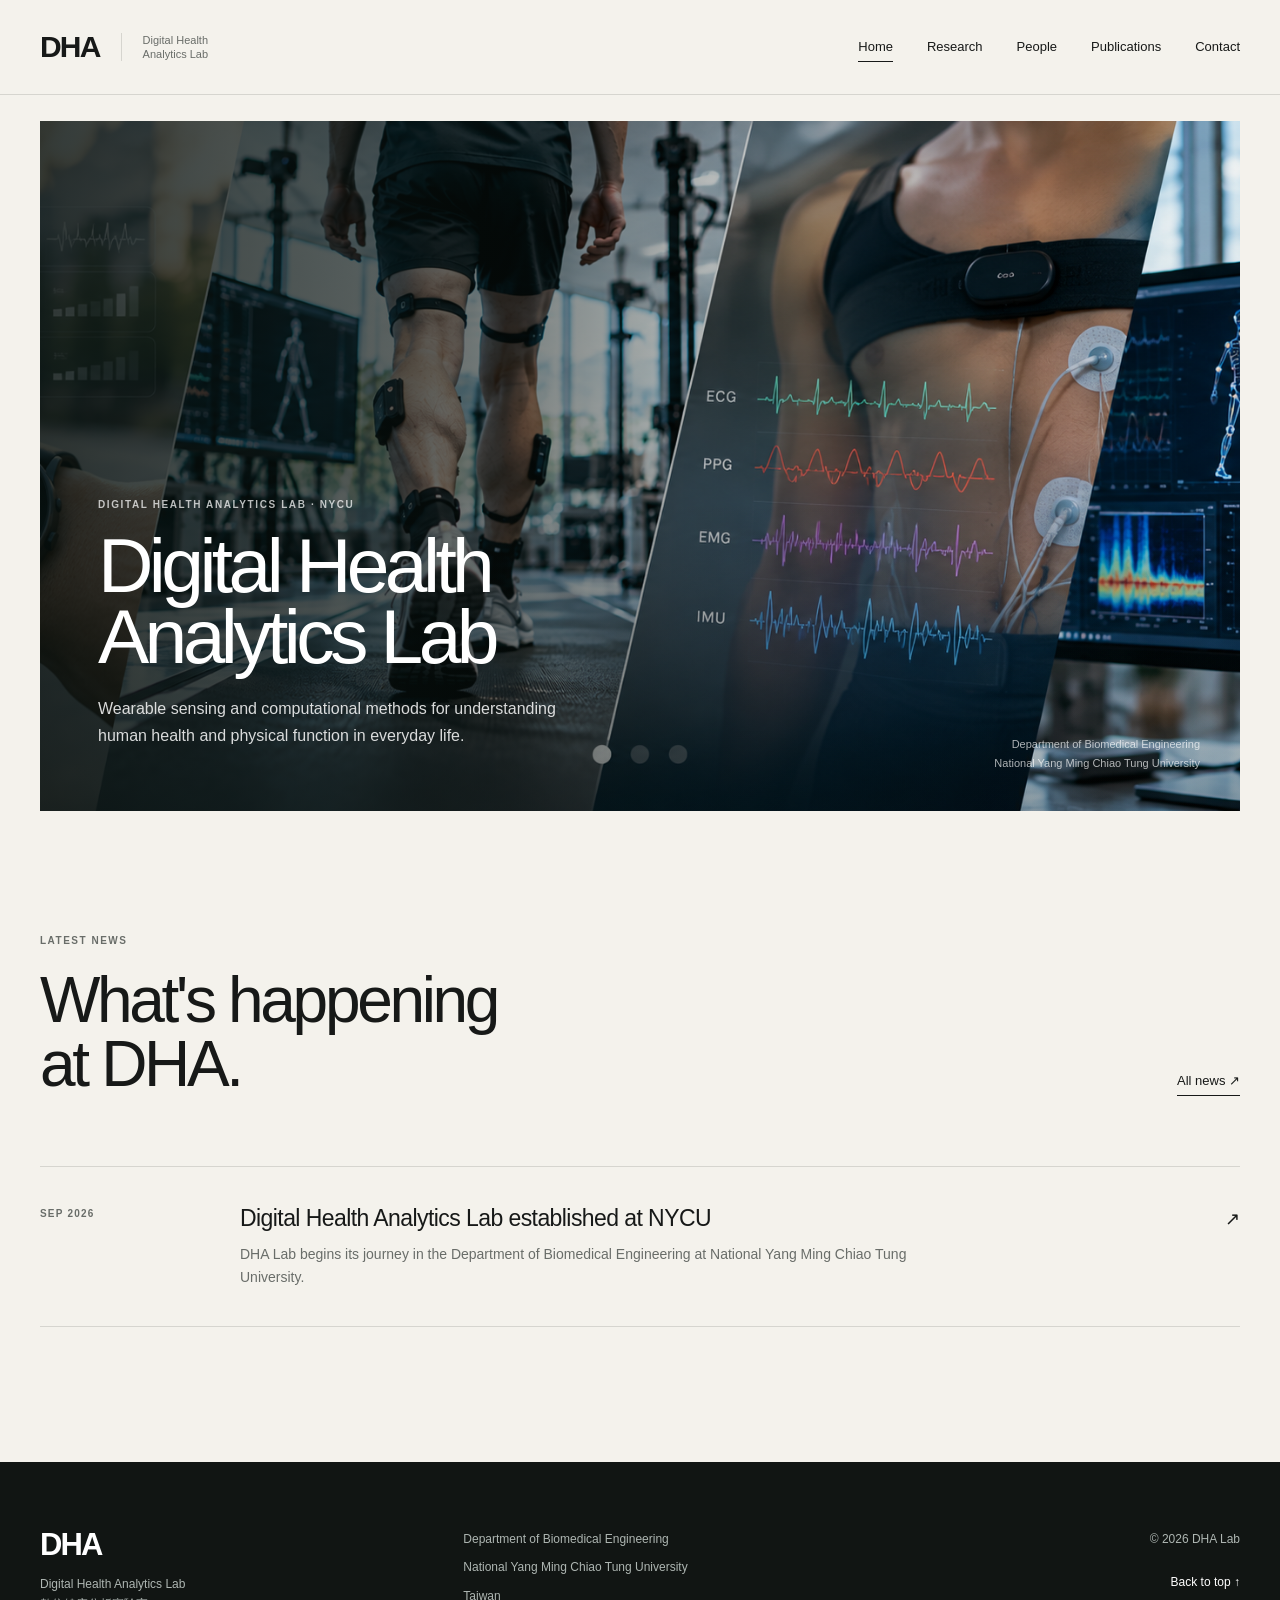
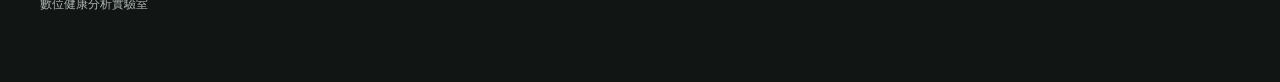
<file: index.html>
<!DOCTYPE html>

<html lang="en">
<head>
<meta charset="utf-8"/>
<meta content="width=device-width, initial-scale=1.0" name="viewport"/>
<title>DHA Lab | Digital Health Analytics Lab</title>
<meta content="Digital Health Analytics Lab at National Yang Ming Chiao Tung University. Research in digital biomarkers, wearable sensing, human movement, and artificial intelligence for health." name="description"/>
<link href="css/style.css?v=20261024-contact" rel="stylesheet"/></head>
<body id="top">
<!-- =========================================================
     HEADER
========================================================= -->
<header class="site-header">
<div class="header-inner">
<a class="brand" href="index.html">
<span class="brand-mark">DHA</span>
<span class="brand-name">Digital Health<br/>Analytics Lab</span>
</a>
<nav aria-label="Main navigation" class="main-nav"><a aria-current="page" href="index.html">Home</a><a href="research.html">Research</a><a href="people.html">People</a><a href="publications.html">Publications</a><a href="contact.html">Contact</a></nav>
</div>
</header>
<main>
<!-- =========================================================
     HERO
========================================================= -->
<section class="hero">
<div class="hero-inner">
<div class="hero-visual">
<img alt="Digital health, wearable sensing, and human movement research" class="hero-image" src="images/hero.png"/>
<div class="hero-overlay"></div>
<div class="hero-content">
<p class="hero-eyebrow">
                    DIGITAL HEALTH ANALYTICS LAB · NYCU
                </p>
<h1>
                    Digital Health<br/>
                    Analytics Lab
                </h1>
<p class="hero-description">
                    Wearable sensing and computational methods
                    for understanding human health and physical
                    function in everyday life.
                </p>
</div>
<div class="hero-affiliation">
<p>
                    Department of Biomedical Engineering
                </p>
<p>
                    National Yang Ming Chiao Tung University
                </p>
</div>
</div>
</div>
</section>
<!-- =========================================================
     LATEST NEWS
========================================================= -->
<section class="news" id="news">
<div class="section-inner">
<div class="news-header">
<div>
<p class="section-label">
                    LATEST NEWS
                </p>
<h2>
                    What's happening<br/>
                    at DHA.
                </h2>
</div>
<a class="section-link" href="news.html">
                All news ↗
            </a>
</div>
<div class="news-list">
<!-- NEWS ITEM 1 -->
<article class="news-item">
<time datetime="2026-09">
                    SEP 2026
                </time>
<div class="news-content">
<h3>
                        Digital Health Analytics Lab established at NYCU
                    </h3>
<p>
                        DHA Lab begins its journey in the Department
                        of Biomedical Engineering at National Yang Ming
                        Chiao Tung University.
                    </p>
</div>
<span class="news-arrow">
                    ↗
                </span>
</article>
<!--
            =====================================================
            FUTURE NEWS

            Copy this block when you want to add another item.

            <article class="news-item">

                <time datetime="2026-10">
                    OCT 2026
                </time>

                <div class="news-content">

                    <h3>
                        Your news title
                    </h3>

                    <p>
                        Short description of the news.
                    </p>

                </div>

                <span class="news-arrow">
                    ↗
                </span>

            </article>

            =====================================================
            -->
</div>
</div>
</section>
</main>
<!-- =========================================================
     FOOTER
========================================================= -->
<footer class="site-footer">
<div class="footer-inner">
<div class="footer-brand">
<p class="footer-dha">DHA</p>
<p>Digital Health Analytics Lab<br/>數位健康分析實驗室</p>
</div>
<div class="footer-affiliation">
<p>Department of Biomedical Engineering</p>
<p>National Yang Ming Chiao Tung University</p>
<p>Taiwan</p>
</div>
<div class="footer-meta">
<p>© 2026 DHA Lab</p>
<a href="#top">Back to top ↑</a>
</div>
</div>
</footer>
</body>
</html>
</file>
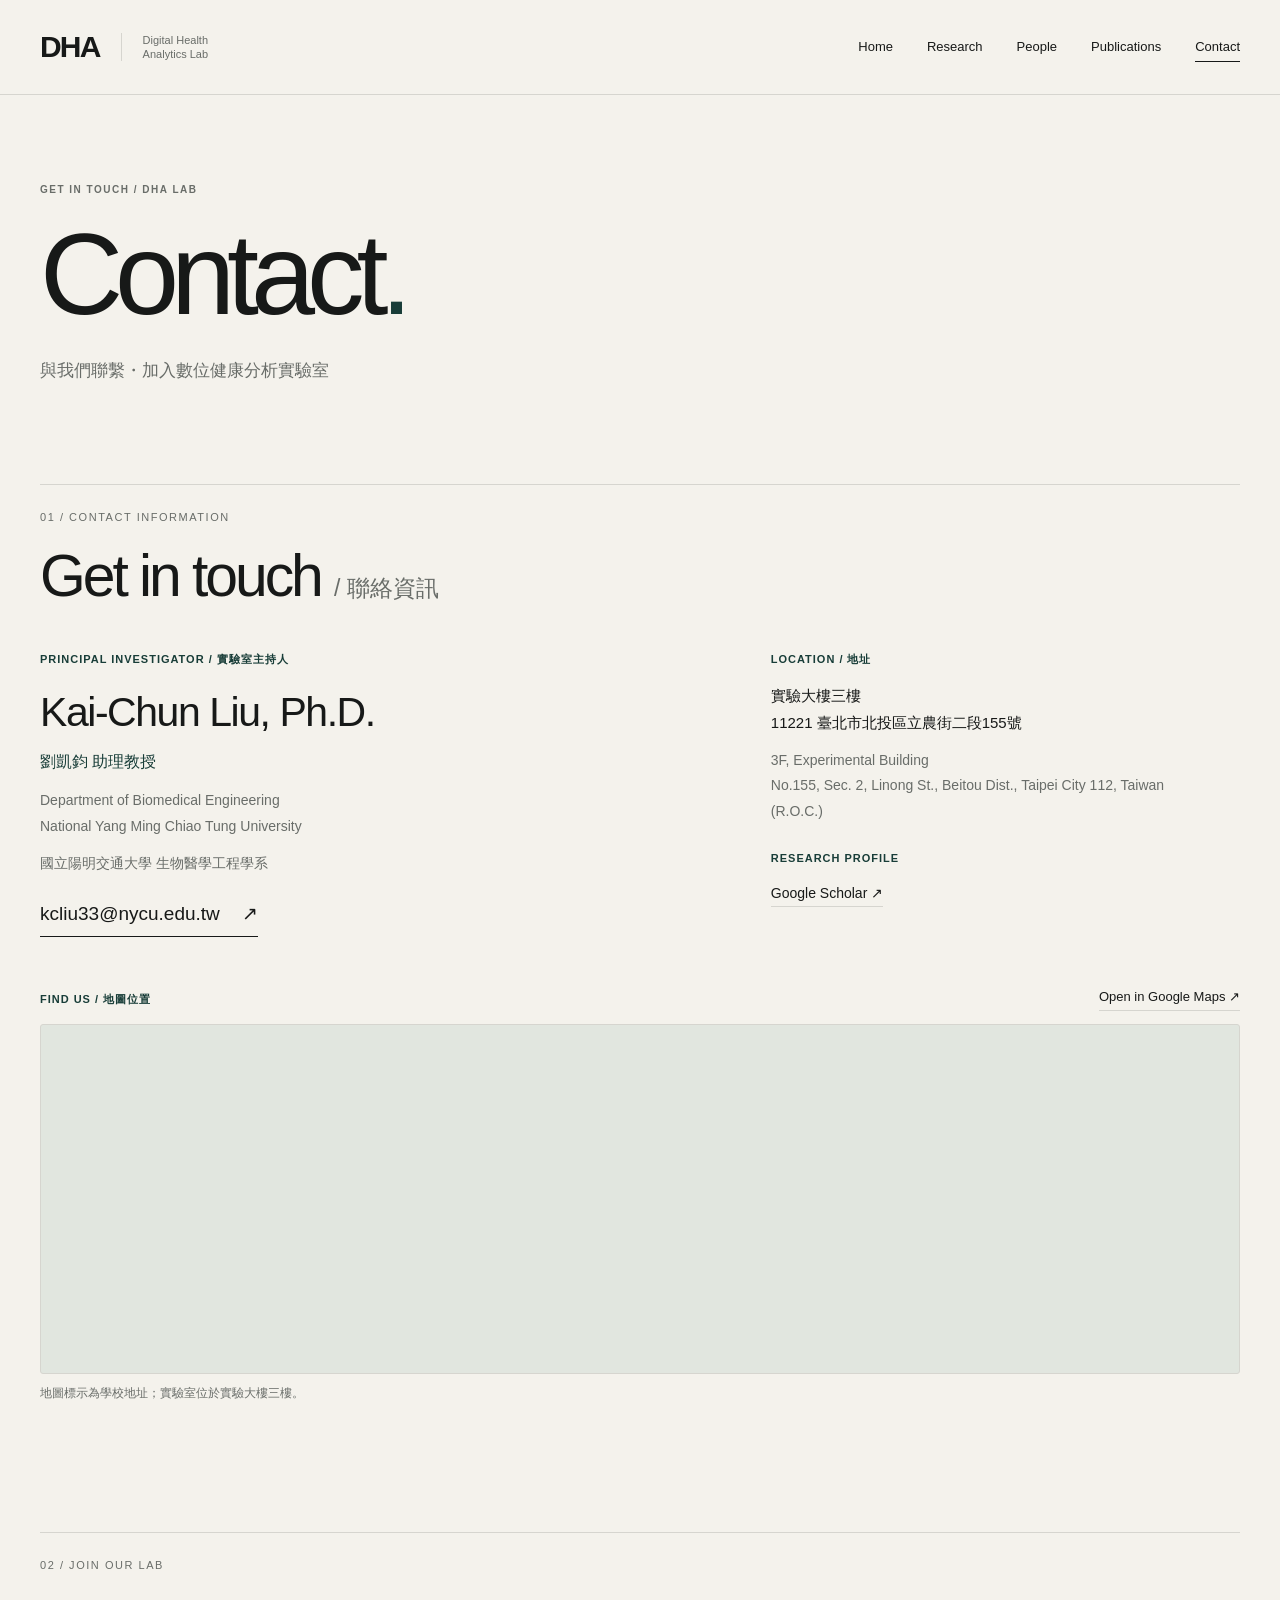
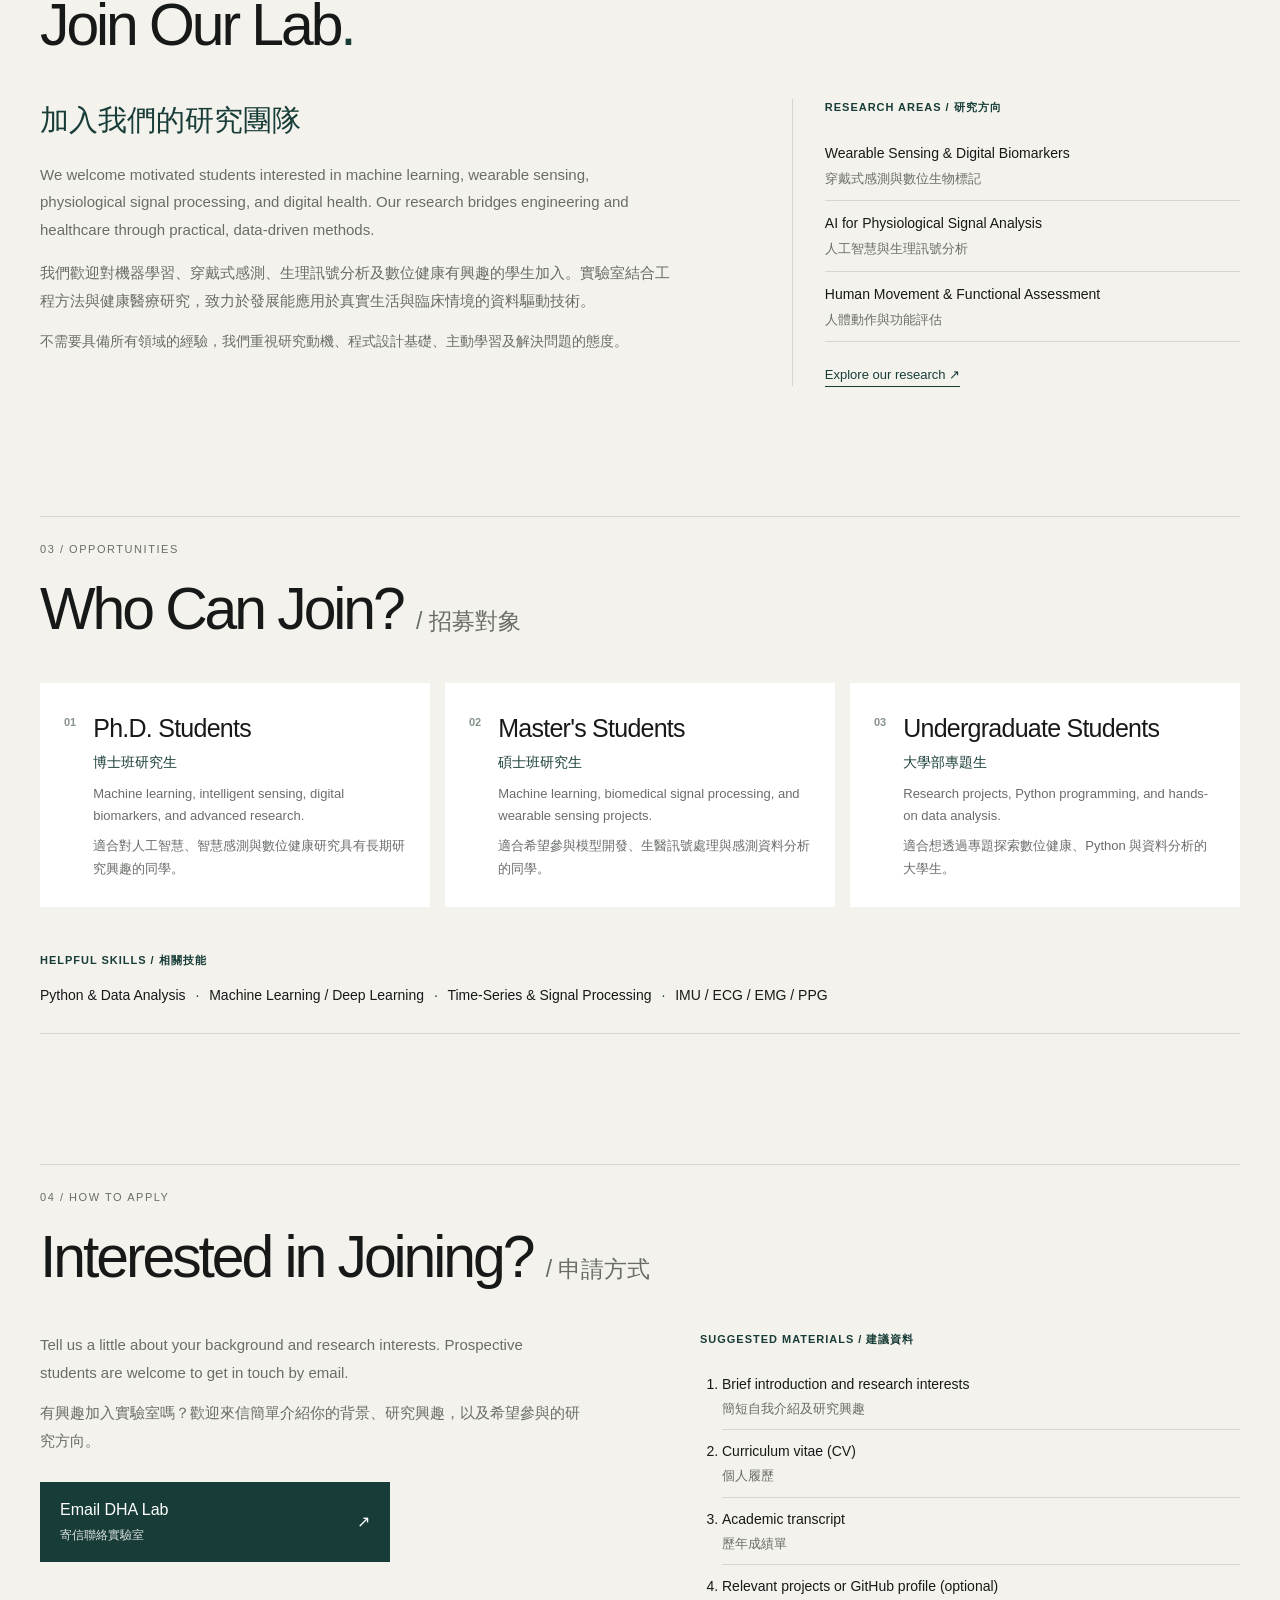
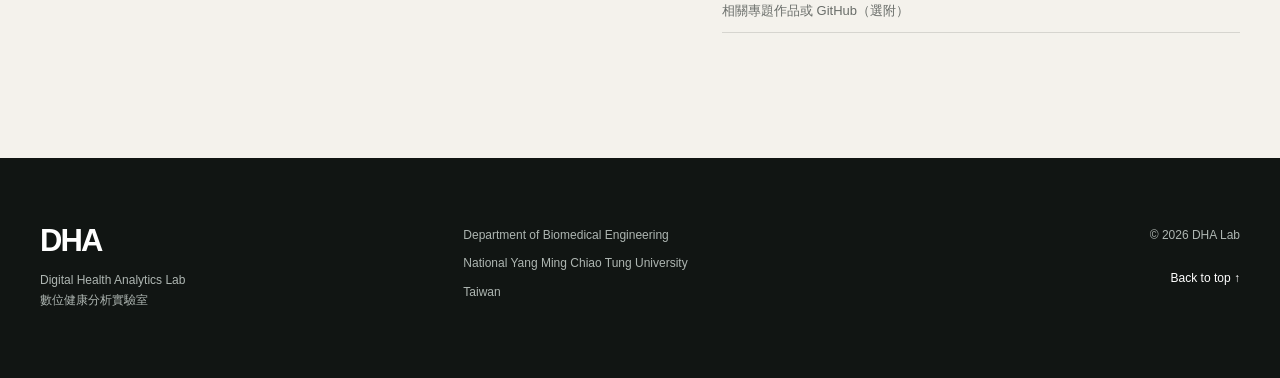
<file: contact.html>
<!DOCTYPE html>
<html lang="en">
<head>
<meta charset="utf-8">
<meta name="viewport" content="width=device-width, initial-scale=1">
<meta name="description" content="Contact Digital Health Analytics Lab (DHA Lab), NYCU. Opportunities for Ph.D., master's and undergraduate students.">
<title>Contact | Digital Health Analytics Lab</title>
<link rel="stylesheet" href="css/style.css?v=20261024">
<link rel="stylesheet" href="css/contact.css?v=20261024-redesign">
</head>
<body id="top">
<header class="site-header"><div class="header-inner">
<a class="brand" href="index.html"><span class="brand-mark">DHA</span><span class="brand-name">Digital Health<br>Analytics Lab</span></a>
<nav class="main-nav" aria-label="Main navigation"><a href="index.html">Home</a><a href="research.html">Research</a><a href="people.html">People</a><a href="publications.html">Publications</a><a href="contact.html" aria-current="page">Contact</a></nav>
</div></header>
<main class="contact-page">
<section class="contact-heading"><div class="section-inner">
<p class="section-label">GET IN TOUCH / DHA LAB</p>
<h1>Contact<span class="accent-dot">.</span></h1>
<p class="contact-intro" lang="zh-Hant">與我們聯繫・加入數位健康分析實驗室</p>
</div></section>
<section class="contact-section" aria-labelledby="info-title"><div class="section-inner">
<div class="contact-section-heading"><span class="contact-section-index">01 / CONTACT INFORMATION</span><h2 id="info-title">Get in touch <span class="heading-zh" lang="zh-Hant">/ 聯絡資訊</span></h2></div>
<div class="contact-info-grid">
<div class="contact-info-main"><span class="contact-overline">PRINCIPAL INVESTIGATOR / 實驗室主持人</span>
<h3>Kai-Chun Liu, Ph.D.</h3><p class="sub-name" lang="zh-Hant">劉凱鈞 助理教授</p>
<p>Department of Biomedical Engineering<br>National Yang Ming Chiao Tung University</p><p lang="zh-Hant">國立陽明交通大學 生物醫學工程學系</p>
<a class="contact-email" href="mailto:kcliu33@nycu.edu.tw">kcliu33@nycu.edu.tw <span aria-hidden="true">↗</span></a>
</div>
<div class="contact-info-side"><div><span class="contact-overline">LOCATION / 地址</span>
<p class="address-primary" lang="zh-Hant">實驗大樓三樓<br>11221 臺北市北投區立農街二段155號</p>
<p class="address-en">3F, Experimental Building<br>No.155, Sec. 2, Linong St., Beitou Dist., Taipei City 112, Taiwan (R.O.C.)</p>
</div><div><span class="contact-overline">RESEARCH PROFILE</span><a class="profile-link" href="https://scholar.google.com/citations?user=XZnpukkAAAAJ&amp;hl=en" target="_blank" rel="noopener noreferrer">Google Scholar ↗</a></div></div>
</div>
<div class="map-block"><div class="map-heading"><span class="contact-overline">FIND US / 地圖位置</span><a href="https://www.google.com/maps/search/?api=1&amp;query=11221%20%E8%87%BA%E5%8C%97%E5%B8%82%E5%8C%97%E6%8A%95%E5%8D%80%E7%AB%8B%E8%BE%B2%E8%A1%97%E4%BA%8C%E6%AE%B5155%E8%99%9F" target="_blank" rel="noopener noreferrer">Open in Google Maps ↗</a></div>
<iframe title="Map of DHA Lab at National Yang Ming Chiao Tung University, Linong Street, Taipei" src="https://www.google.com/maps?q=11221%20%E8%87%BA%E5%8C%97%E5%B8%82%E5%8C%97%E6%8A%95%E5%8D%80%E7%AB%8B%E8%BE%B2%E8%A1%97%E4%BA%8C%E6%AE%B5155%E8%99%9F&amp;output=embed" loading="lazy" referrerpolicy="no-referrer-when-downgrade" allowfullscreen></iframe>
<p class="map-note" lang="zh-Hant">地圖標示為學校地址；實驗室位於實驗大樓三樓。</p></div>
</div></section>
<section class="contact-section join-section" id="join" aria-labelledby="join-title"><div class="section-inner">
<div class="contact-section-heading"><span class="contact-section-index">02 / JOIN OUR LAB</span><h2 id="join-title">Join Our Lab<span class="accent-dot">.</span></h2></div>
<div class="join-layout"><div><h3 lang="zh-Hant">加入我們的研究團隊</h3>
<p>We welcome motivated students interested in machine learning, wearable sensing, physiological signal processing, and digital health. Our research bridges engineering and healthcare through practical, data-driven methods.</p>
<p lang="zh-Hant">我們歡迎對機器學習、穿戴式感測、生理訊號分析及數位健康有興趣的學生加入。實驗室結合工程方法與健康醫療研究，致力於發展能應用於真實生活與臨床情境的資料驅動技術。</p>
<p class="join-values" lang="zh-Hant">不需要具備所有領域的經驗，我們重視研究動機、程式設計基礎、主動學習及解決問題的態度。</p>
</div><aside class="join-side"><span class="contact-overline">RESEARCH AREAS / 研究方向</span>
<ul class="interest-list"><li><strong>Wearable Sensing &amp; Digital Biomarkers</strong><span lang="zh-Hant">穿戴式感測與數位生物標記</span></li><li><strong>AI for Physiological Signal Analysis</strong><span lang="zh-Hant">人工智慧與生理訊號分析</span></li><li><strong>Human Movement &amp; Functional Assessment</strong><span lang="zh-Hant">人體動作與功能評估</span></li></ul>
<a class="text-link-contact" href="research.html">Explore our research ↗</a></aside></div>
</div></section>
<section class="contact-section" aria-labelledby="opportunities-title"><div class="section-inner">
<div class="contact-section-heading"><span class="contact-section-index">03 / OPPORTUNITIES</span><h2 id="opportunities-title">Who Can Join? <span class="heading-zh" lang="zh-Hant">/ 招募對象</span></h2></div>
<div class="opportunity-list">
<article class="opportunity-card"><span class="opportunity-num">01</span><div><h3>Ph.D. Students</h3><p class="opportunity-zh" lang="zh-Hant">博士班研究生</p><p>Machine learning, intelligent sensing, digital biomarkers, and advanced research.</p><p lang="zh-Hant">適合對人工智慧、智慧感測與數位健康研究具有長期研究興趣的同學。</p></div></article>
<article class="opportunity-card"><span class="opportunity-num">02</span><div><h3>Master's Students</h3><p class="opportunity-zh" lang="zh-Hant">碩士班研究生</p><p>Machine learning, biomedical signal processing, and wearable sensing projects.</p><p lang="zh-Hant">適合希望參與模型開發、生醫訊號處理與感測資料分析的同學。</p></div></article>
<article class="opportunity-card"><span class="opportunity-num">03</span><div><h3>Undergraduate Students</h3><p class="opportunity-zh" lang="zh-Hant">大學部專題生</p><p>Research projects, Python programming, and hands-on data analysis.</p><p lang="zh-Hant">適合想透過專題探索數位健康、Python 與資料分析的大學生。</p></div></article>
</div>
<div class="preferred"><span class="contact-overline">HELPFUL SKILLS / 相關技能</span><p>Python &amp; Data Analysis <span>·</span> Machine Learning / Deep Learning <span>·</span> Time-Series &amp; Signal Processing <span>·</span> IMU / ECG / EMG / PPG</p></div>
</div></section>
<section class="contact-section apply-section" aria-labelledby="apply-title"><div class="section-inner">
<div class="contact-section-heading"><span class="contact-section-index">04 / HOW TO APPLY</span><h2 id="apply-title">Interested in Joining? <span class="heading-zh" lang="zh-Hant">/ 申請方式</span></h2></div>
<div class="apply-layout"><div><p>Tell us a little about your background and research interests. Prospective students are welcome to get in touch by email.</p><p lang="zh-Hant">有興趣加入實驗室嗎？歡迎來信簡單介紹你的背景、研究興趣，以及希望參與的研究方向。</p>
<a class="apply-button" href="mailto:kcliu33@nycu.edu.tw?subject=Prospective%20Student%20Inquiry%20-%20DHA%20Lab"><span>Email DHA Lab<br><small>寄信聯絡實驗室</small></span><span aria-hidden="true">↗</span></a>
</div><div class="apply-checklist"><span class="contact-overline">SUGGESTED MATERIALS / 建議資料</span>
<ol><li><strong>Brief introduction and research interests</strong><span lang="zh-Hant">簡短自我介紹及研究興趣</span></li><li><strong>Curriculum vitae (CV)</strong><span lang="zh-Hant">個人履歷</span></li><li><strong>Academic transcript</strong><span lang="zh-Hant">歷年成績單</span></li><li><strong>Relevant projects or GitHub profile (optional)</strong><span lang="zh-Hant">相關專題作品或 GitHub（選附）</span></li></ol></div></div>
</div></section>
</main>
<footer class="site-footer"><div class="footer-inner"><div class="footer-brand"><p class="footer-dha">DHA</p><p>Digital Health Analytics Lab<br>數位健康分析實驗室</p></div><div class="footer-affiliation"><p>Department of Biomedical Engineering</p><p>National Yang Ming Chiao Tung University</p><p>Taiwan</p></div><div class="footer-meta"><p>© <span id="year">2026</span> DHA Lab</p><a href="#top">Back to top ↑</a></div></div></footer>
<script>document.getElementById('year').textContent = new Date().getFullYear();</script>
</body></html>
</file>
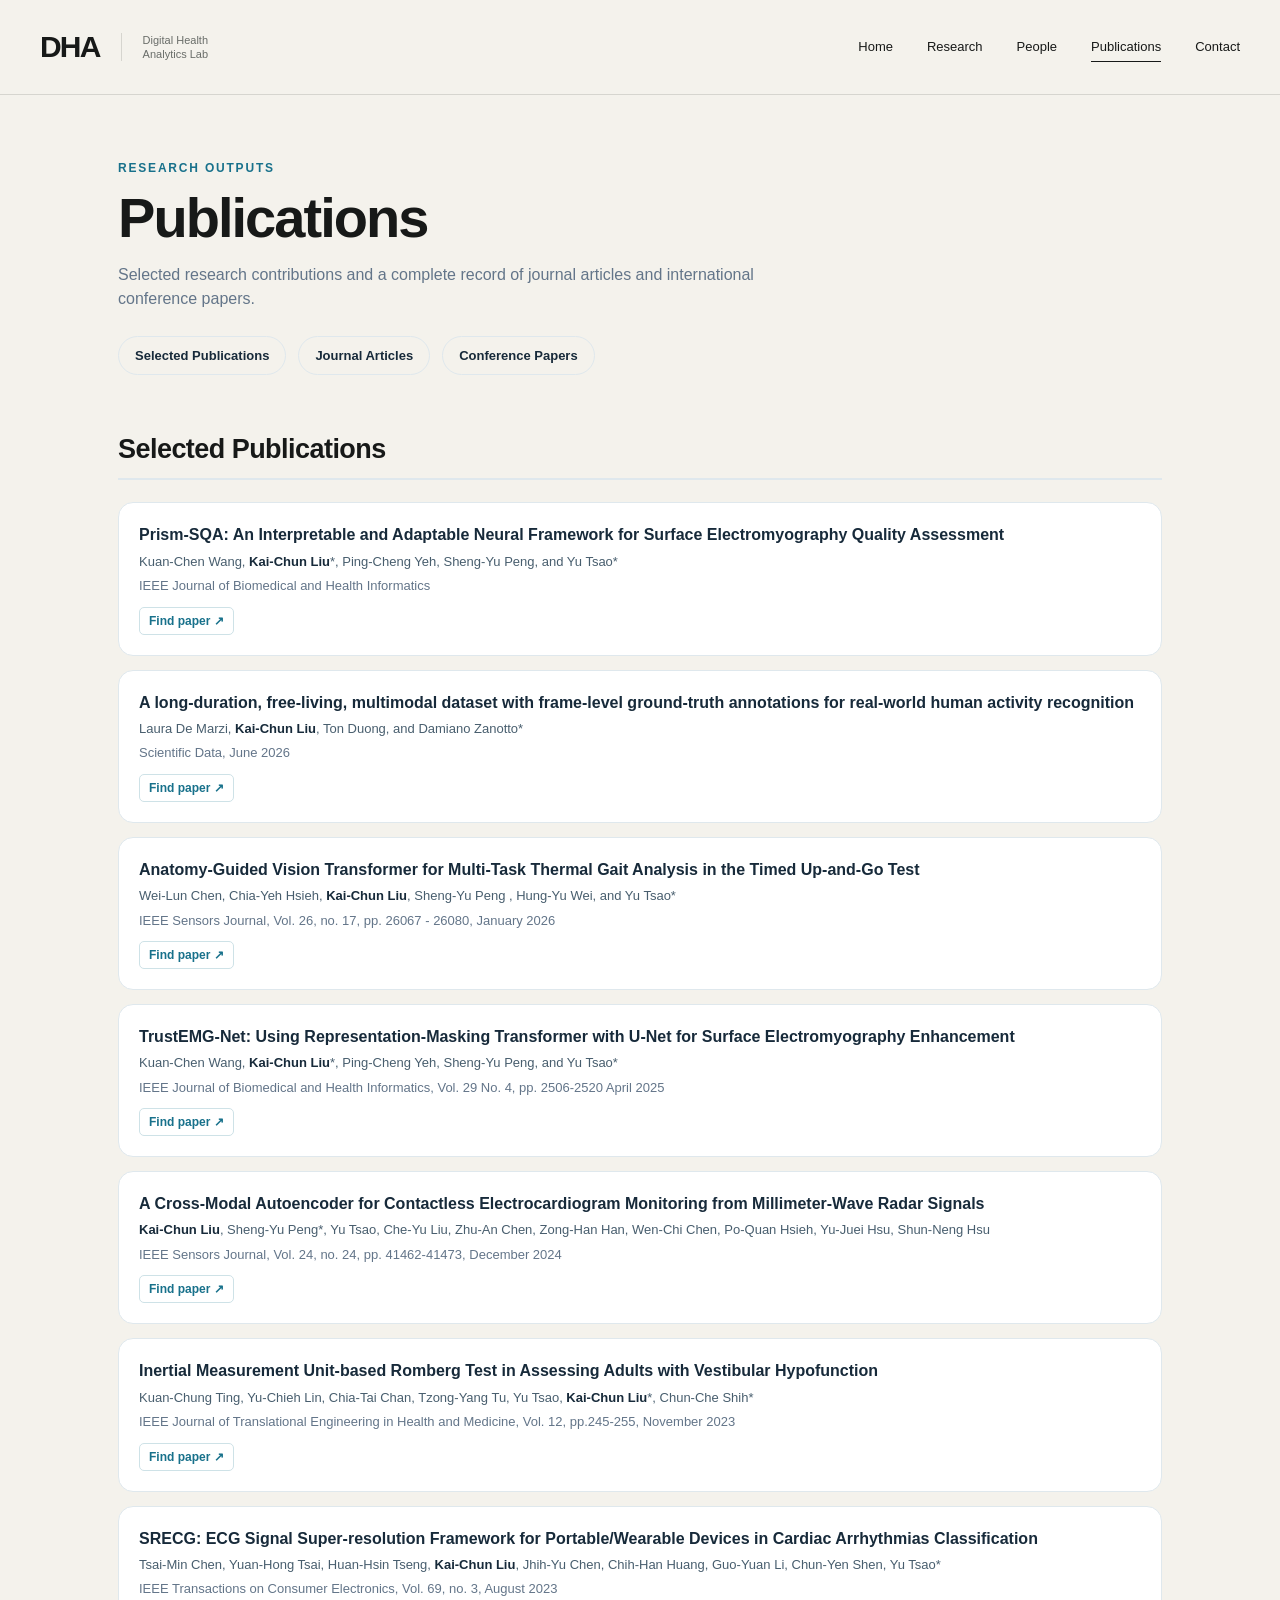
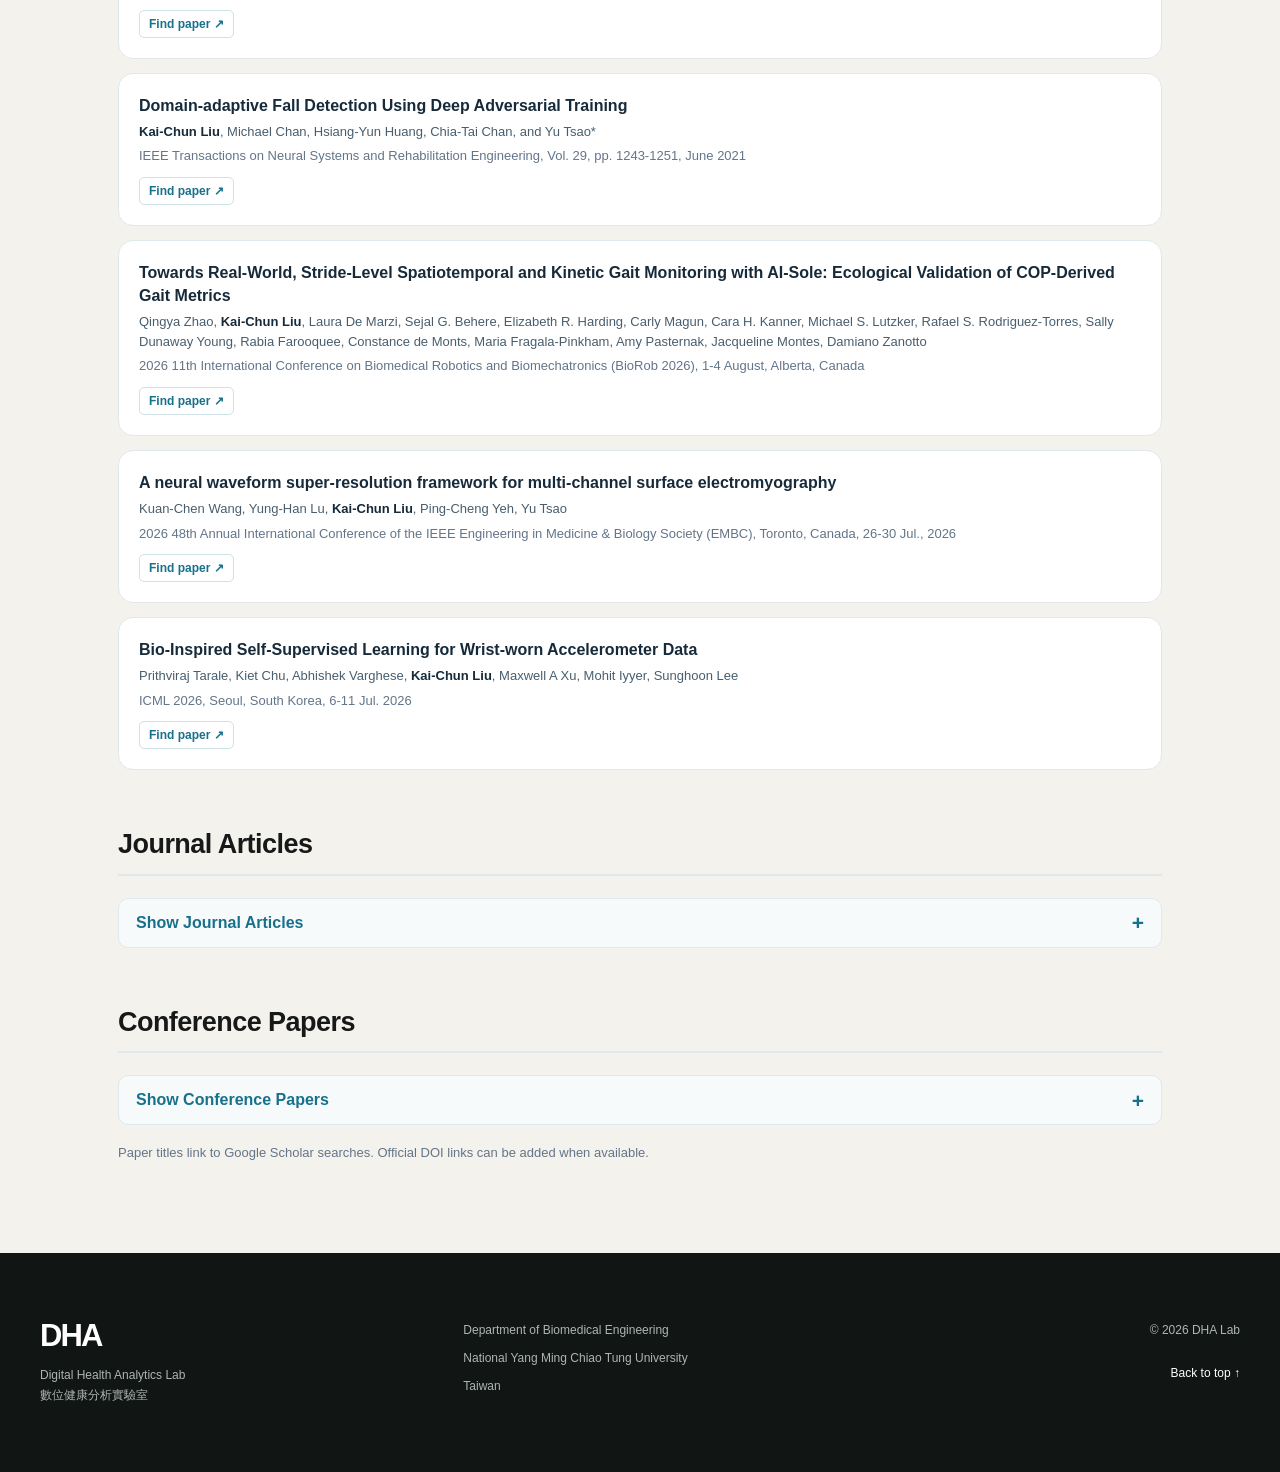
<file: publications.html>
<!DOCTYPE html>

<html lang="en"><head><meta charset="utf-8"/><meta content="width=device-width, initial-scale=1" name="viewport"/><meta content="Selected publications, journal articles, and conference papers from DHA Lab." name="description"/><title>Publications | DHA Lab</title><link href="css/style.css?v=20261024-contact" rel="stylesheet"/><link href="css/publications.css?v=unified-20261024" rel="stylesheet"/></head><body id="top">
<header class="site-header">
<div class="header-inner">
<a class="brand" href="index.html">
<span class="brand-mark">DHA</span>
<span class="brand-name">Digital Health<br/>Analytics Lab</span>
</a>
<nav aria-label="Main navigation" class="main-nav"><a href="index.html">Home</a><a href="research.html">Research</a><a href="people.html">People</a><a aria-current="page" href="publications.html">Publications</a><a href="contact.html">Contact</a></nav>
</div>
</header>
<main class="pub-main"><div class="pub-eyebrow">Research outputs</div><h1>Publications</h1><p class="pub-lead">Selected research contributions and a complete record of journal articles and international conference papers.</p><nav aria-label="Publication sections" class="pub-jump"><a href="#selected">Selected Publications</a><a href="#journals">Journal Articles</a><a href="#conferences">Conference Papers</a></nav>
<section class="pub-section" id="selected"><div class="pub-heading"><h2>Selected Publications</h2></div><div class="pub-feature-list" id="selected-list"></div></section>
<section class="pub-section" id="journals"><div class="pub-heading"><h2>Journal Articles</h2></div><details class="pub-section-toggle" id="journal-toggle"><summary>Show Journal Articles</summary><div id="journal-list"></div></details></section>
<section class="pub-section" id="conferences"><div class="pub-heading"><h2>Conference Papers</h2></div><details class="pub-section-toggle" id="conference-toggle"><summary>Show Conference Papers</summary><div id="conference-list"></div></details></section>
<p class="pub-note">Paper titles link to Google Scholar searches. Official DOI links can be added when available.</p></main><footer class="site-footer">
<div class="footer-inner">
<div class="footer-brand">
<p class="footer-dha">DHA</p>
<p>Digital Health Analytics Lab<br/>數位健康分析實驗室</p>
</div>
<div class="footer-affiliation">
<p>Department of Biomedical Engineering</p>
<p>National Yang Ming Chiao Tung University</p>
<p>Taiwan</p>
</div>
<div class="footer-meta">
<p>© 2026 DHA Lab</p>
<a href="#top">Back to top ↑</a>
</div>
</div>
</footer>
<script id="publications-data" type="application/json">[{"id": "J32", "kind": "J", "year": 2026, "title": "Semi-Supervised Learning for Insole-Based COP Estimation in Mitochondrial Myopathy", "authors": "Qingya Zhao, Swapnil Gautam, Kai-Chun Liu, and Damiano Zanotto*", "venue": "[Under Review, IEEE Journal of Biomedical and Health Informatics]", "search": "https://scholar.google.com/scholar?q=Semi-Supervised%20Learning%20for%20Insole-Based%20COP%20Estimation%20in%20Mitochondrial%20Myopathy", "selected": false}, {"id": "J31", "kind": "J", "year": 2026, "title": "Beyond Gait Tests: Wearable-Derived Digital Biomarkers for Real-World Ambulatory Assessment in Lower-Limb Amputees", "authors": "Kai-Chun Liu, Sara Nataletti, Megan K. O'Brien*, John M Looft*, Brad Hendershot*, Arun Jayaraman*, Sunghoon I Lee*", "venue": "[Under Review, npj Digital Medicine]", "search": "https://scholar.google.com/scholar?q=Beyond%20Gait%20Tests%3A%20Wearable-Derived%20Digital%20Biomarkers%20for%20Real-World%20Ambulatory%20Assessment%20in%20Lower-Limb%20Amputees", "selected": false}, {"id": "J30", "kind": "J", "year": 2026, "title": "Beat-by-beat blood pressure estimation using single-lead electrocardiogram and deep learning approach", "authors": "Kai-Chun Liu, and Yu-Der Lin*", "venue": "[Under Review, Biomedical Signal Processing and Control]", "search": "https://scholar.google.com/scholar?q=Beat-by-beat%20blood%20pressure%20estimation%20using%20single-lead%20electrocardiogram%20and%20deep%20learning%20approach", "selected": false}, {"id": "J29", "kind": "J", "year": 2026, "title": "Prism-SQA: An Interpretable and Adaptable Neural Framework for Surface Electromyography Quality Assessment", "authors": "Kuan-Chen Wang, Kai-Chun Liu*, Ping-Cheng Yeh, Sheng-Yu Peng, and Yu Tsao*", "venue": "(Co-Corresponding author) [Accepted, IEEE Journal of Biomedical and Health Informatics]", "search": "https://scholar.google.com/scholar?q=Prism-SQA%3A%20An%20Interpretable%20and%20Adaptable%20Neural%20Framework%20for%20Surface%20Electromyography%20Quality%20Assessment", "selected": true, "status": "Accepted", "corresponding": true}, {"id": "J28", "kind": "J", "year": 2026, "title": "Construct, Concurrent, and Known-Groups Validity of Insole-Derived Spatiotemporal and Center-of-Pressure Metrics in Ambulatory Duchenne Muscular Dystrophy and Spinal Muscular Atrophy", "authors": "Ton T. H. Duong, Kai-Chun Liu, David Uher, Sally Dunaway Young, Rabia Farooquee,\nAbigail Druffner, Amy Pasternak, Cara H. Kanner, Maria Fragala-Pinkham, Jacqueline\nMontes, and Damiano Zanotto*", "venue": "Scientific Report, September 2026", "search": "https://scholar.google.com/scholar?q=Construct%2C%20Concurrent%2C%20and%20Known-Groups%20Validity%20of%20Insole-Derived%20Spatiotemporal%20and%20Center-of-Pressure%20Metrics%20in%20Ambulatory%20Duchenne%20Muscular%20Dystrophy%20and%20Spinal%20Muscular%20Atrophy", "selected": false}, {"id": "J27", "kind": "J", "year": 2026, "title": "A long-duration, free-living, multimodal dataset with frame-level ground-truth annotations for real-world human activity recognition", "authors": "Laura De Marzi, Kai-Chun Liu, Ton Duong, and Damiano Zanotto*", "venue": "Scientific Data, June 2026", "search": "https://scholar.google.com/scholar?q=A%20long-duration%2C%20free-living%2C%20multimodal%20dataset%20with%20frame-level%20ground-truth%20annotations%20for%20real-world%20human%20activity%20recognition", "selected": true}, {"id": "J26", "kind": "J", "year": 2026, "title": "Anatomy-Guided Vision Transformer for Multi-Task Thermal Gait Analysis in the Timed Up-and-Go Test", "authors": "Wei-Lun Chen, Chia-Yeh Hsieh, Kai-Chun Liu, Sheng-Yu Peng , Hung-Yu Wei, and Yu Tsao*", "venue": "IEEE Sensors Journal, Vol. 26, no. 17, pp. 26067 - 26080, January 2026", "search": "https://scholar.google.com/scholar?q=Anatomy-Guided%20Vision%20Transformer%20for%20Multi-Task%20Thermal%20Gait%20Analysis%20in%20the%20Timed%20Up-and-Go%20Test", "selected": true}, {"id": "J25", "kind": "J", "year": 2026, "title": "Efficient Fall Detection Using Kalman Filter-Enhanced Triaxial Accelerometer Signals and Machine Learning", "authors": "Kai-Chun Liu, and Yu-Der Lin*", "venue": "Biomedical Signal Processing and Control, Vol. 114, April, 2026", "search": "https://scholar.google.com/scholar?q=Efficient%20Fall%20Detection%20Using%20Kalman%20Filter-Enhanced%20Triaxial%20Accelerometer%20Signals%20and%20Machine%20Learning", "selected": false}, {"id": "J24", "kind": "J", "year": 2026, "title": "Objective Tremor Monitoring Using Tri-Axis Accelerometer in MRgFUS Thalamotomy for Essential Tremor: A Feasibility Study", "authors": "Kai-Chun Liu, Antonella Macerollo, Hoon-Ming Heng, Pei-Chiang Chen, Ming, Kuei Lu, Chun Ming Chen, Chon-Haw Tsai, and Jui-Cheng Chen*", "venue": "To appear in Therapeutic Advances in Neurological Disorders, 17562864251406534, January 2026", "search": "https://scholar.google.com/scholar?q=Objective%20Tremor%20Monitoring%20Using%20Tri-Axis%20Accelerometer%20in%20MRgFUS%20Thalamotomy%20for%20Essential%20Tremor%3A%20A%20Feasibility%20Study", "selected": false}, {"id": "J23", "kind": "J", "year": 2025, "title": "TrustEMG-Net: Using Representation-Masking Transformer with U-Net for Surface Electromyography Enhancement", "authors": "Kuan-Chen Wang, Kai-Chun Liu*, Ping-Cheng Yeh, Sheng-Yu Peng, and Yu Tsao*", "venue": "IEEE Journal of Biomedical and Health Informatics, Vol. 29 No. 4, pp. 2506-2520 April 2025. (Co-Corresponding author)", "search": "https://scholar.google.com/scholar?q=TrustEMG-Net%3A%20Using%20Representation-Masking%20Transformer%20with%20U-Net%20for%20Surface%20Electromyography%20Enhancement", "selected": true, "corresponding": true}, {"id": "J22", "kind": "J", "year": 2024, "title": "A Cross-Modal Autoencoder for Contactless Electrocardiogram Monitoring from Millimeter-Wave Radar Signals", "authors": "Kai-Chun Liu, Sheng-Yu Peng*, Yu Tsao, Che-Yu Liu, Zhu-An Chen, Zong-Han Han, Wen-Chi Chen, Po-Quan Hsieh, Yu-Juei Hsu, Shun-Neng Hsu", "venue": "IEEE Sensors Journal, Vol. 24, no. 24, pp. 41462-41473, December 2024", "search": "https://scholar.google.com/scholar?q=A%20Cross-Modal%20Autoencoder%20for%20Contactless%20Electrocardiogram%20Monitoring%20from%20Millimeter-Wave%20Radar%20Signals", "selected": true}, {"id": "J21", "kind": "J", "year": 2024, "title": "MECKD: Deep Learning-Based Fall Detection in Multi-Layer Mobile Edge Computing with Knowledge Distillation", "authors": "Wei-Lung Mao, Chun-Chi Wang, Po-Heng Chou, Kai-Chun Liu, and Yu Tsao*", "venue": "IEEE Sensors Journal, Vol. 24, no. 24, pp. 42195-42209, December 2024", "search": "https://scholar.google.com/scholar?q=MECKD%3A%20Deep%20Learning-Based%20Fall%20Detection%20in%20Multi-Layer%20Mobile%20Edge%20Computing%20with%20Knowledge%20Distillation", "selected": false}, {"id": "J20", "kind": "J", "year": 2023, "title": "Inertial Measurement Unit-based Romberg Test in Assessing Adults with Vestibular Hypofunction", "authors": "Kuan-Chung Ting, Yu-Chieh Lin, Chia-Tai Chan, Tzong-Yang Tu, Yu Tsao, Kai-Chun Liu*, Chun-Che Shih*", "venue": "IEEE Journal of Translational Engineering in Health and Medicine, Vol. 12, pp.245-255, November 2023. (Co-Corresponding author)", "search": "https://scholar.google.com/scholar?q=Inertial%20Measurement%20Unit-based%20Romberg%20Test%20in%20Assessing%20Adults%20with%20Vestibular%20Hypofunction", "selected": true, "corresponding": true}, {"id": "J19", "kind": "J", "year": 2023, "title": "Detection of Otitis Media with Effusion Using In-Ear Microphones and Machine Learning", "authors": "Kuan-Chung Ting, Syu-Siang Wang, You-Jin Li, Chii-Yuan Huang, Tzong-Yang Tu, Chun-Che Shih*, Kai-Chun Liu* and Yu Tsao", "venue": "IEEE Sensors Journal, Vol. 23, no. 22, November 2023. (Co-Corresponding author)", "search": "https://scholar.google.com/scholar?q=Detection%20of%20Otitis%20Media%20with%20Effusion%20Using%20In-Ear%20Microphones%20and%20Machine%20Learning", "selected": false}, {"id": "J18", "kind": "J", "year": 2023, "title": "SRECG: ECG Signal Super-resolution Framework for Portable/Wearable Devices in Cardiac Arrhythmias Classification", "authors": "Tsai-Min Chen, Yuan-Hong Tsai, Huan-Hsin Tseng, Kai-Chun Liu, Jhih-Yu Chen, Chih-Han Huang, Guo-Yuan Li, Chun-Yen Shen, Yu Tsao*", "venue": "IEEE Transactions on Consumer Electronics, Vol. 69, no. 3, August 2023", "search": "https://scholar.google.com/scholar?q=SRECG%3A%20ECG%20Signal%20Super-resolution%20Framework%20for%20Portable/Wearable%20Devices%20in%20Cardiac%20Arrhythmias%20Classification", "selected": true}, {"id": "J17", "kind": "J", "year": 2022, "title": "Boundary-Preserved Deep Denoising of the Stochastic Resonance Enhanced Multiphoton Images", "authors": "Sheng-Yong Niu, Lun-Zhang Guo, Yue Li, Zhiming Zhang, Tzung-Dau Wang, Kai-Chun Liu, You-Jin Li, Yu Tsao*, and Tzu-Ming Liu*", "venue": "IEEE Journal of Translational Engineering in Health and Medicine, Vol. 10, pp.1-12, September 2022", "search": "https://scholar.google.com/scholar?q=Boundary-Preserved%20Deep%20Denoising%20of%20the%20Stochastic%20Resonance%20Enhanced%20Multiphoton%20Images", "selected": false}, {"id": "J16", "kind": "J", "year": 2022, "title": "Deep Learning Based Signal Enhancement of Low-Resolution Accelerometer for Fall Detection Systems", "authors": "Kai-Chun Liu, Kuo-Hsuan Hung, Chia-Yeh Hsieh, Hsiang-Yun Huang, Chia-Tai Chan, and Yu Tsao*", "venue": "IEEE Transactions on Cognitive and Developmental Systems, Vol. 14, No. 3, pp. 1270-1281, September 2022", "search": "https://scholar.google.com/scholar?q=Deep%20Learning%20Based%20Signal%20Enhancement%20of%20Low-Resolution%20Accelerometer%20for%20Fall%20Detection%20Systems", "selected": false}, {"id": "J15", "kind": "J", "year": 2022, "title": "CITISEN: A Deep Learning-Based Speech Signal-Processing Mobile Application", "authors": "Yu-Wen Chen, Kuo-Hsuan Hung, You-Jin Li, Alexander Chao-Fu Kang, Ya-Hsin Lai, Kai-Chun Liu, Sze-Wei Fu, Syu-Siang Wang, Yu Tsao*", "venue": "IEEE Access, Vol. 10, 46082-46099, February 2022", "search": "https://scholar.google.com/scholar?q=CITISEN%3A%20A%20Deep%20Learning-Based%20Speech%20Signal-Processing%20Mobile%20Application", "selected": false}, {"id": "J14", "kind": "J", "year": 2021, "title": "Domain-adaptive Fall Detection Using Deep Adversarial Training", "authors": "Kai-Chun Liu, Michael Chan, Hsiang-Yun Huang, Chia-Tai Chan, and Yu Tsao*", "venue": "IEEE Transactions on Neural Systems and Rehabilitation Engineering, Vol. 29, pp. 1243-1251, June 2021", "search": "https://scholar.google.com/scholar?q=Domain-adaptive%20Fall%20Detection%20Using%20Deep%20Adversarial%20Training", "selected": true}, {"id": "J13", "kind": "J", "year": 2021, "title": "Multiphase identification algorithm for fall recording systems using a single wearable inertial sensor", "authors": "Chia-Yeh Hsieh, Hsiang-Yun Huang, Kai-Chun Liu, Chien-Pin Liu, Chia-Tai Chan and Steen Jun-Ping Hsu*", "venue": "Sensors, Vol. 21, No. 9, 3302, May 2021", "search": "https://scholar.google.com/scholar?q=Multiphase%20identification%20algorithm%20for%20fall%20recording%20systems%20using%20a%20single%20wearable%20inertial%20sensor", "selected": false}, {"id": "J12", "kind": "J", "year": 2020, "title": "Automatic Functional Shoulder Task Identification and Sub-task Segmentation Using Wearable Inertial Measurement Units for Frozen Shoulder Assessment", "authors": "Chih-Ya Chang, Yung-Tsan Wu, Liang-Cheng Chen, Hsiang-Yun Huang, Chia-Yeh Hsieh, Chia-Tai Chan and Kai-Chun Liu*", "venue": "Sensors, Vol. 21, No. 1, 106, December 2020", "search": "https://scholar.google.com/scholar?q=Automatic%20Functional%20Shoulder%20Task%20Identification%20and%20Sub-task%20Segmentation%20Using%20Wearable%20Inertial%20Measurement%20Units%20for%20Frozen%20Shoulder%20Assessment", "selected": false}, {"id": "J11", "kind": "J", "year": 2020, "title": "Fluid Intake Monitoring System Using a Wearable Inertial Sensor for Fluid Intake Management", "authors": "Hsiang-Yun Huang, Chia-Yeh Hsieh, Kai-Chun Liu, Steen Jun-Ping Hsu, and Chia-Tai Chan*", "venue": "Sensors, Vol. 20, No. 22, 6682, November 2020", "search": "https://scholar.google.com/scholar?q=Fluid%20Intake%20Monitoring%20System%20Using%20a%20Wearable%20Inertial%20Sensor%20for%20Fluid%20Intake%20Management", "selected": false}, {"id": "J10", "kind": "J", "year": 2020, "title": "Subtask Segmentation of Timed Up and Go Test for Mobility Assessment of Perioperative Total Knee Arthroplasty", "authors": "Chia-Yeh Hsieh, Hsiang-Yun Huang, Kai-Chun Liu, Steen Jun-Ping Hsu, and Chia-Tai Chan*", "venue": "Sensors, Vol. 20, No. 21, 6302, November 2020", "search": "https://scholar.google.com/scholar?q=Subtask%20Segmentation%20of%20Timed%20Up%20and%20Go%20Test%20for%20Mobility%20Assessment%20of%20Perioperative%20Total%20Knee%20Arthroplasty", "selected": false}, {"id": "J9", "kind": "J", "year": 2020, "title": "Drinking Event Detection and Episode Identification Using 3D-Printed Smart Cup,", "authors": "Kai-Chun Liu, Chia-Yeh Hsieh, Hsiang-Yun Huang, Li-Tzu Chiu, Steen J. Hsu and Chia-Tai Chan*", "venue": "IEEE Sensors Journal, Vol. 20, Issue 22, pp. 13743-13751, November 2020", "search": "https://scholar.google.com/scholar?q=Drinking%20Event%20Detection%20and%20Episode%20Identification%20Using%203D-Printed%20Smart%20Cup%2C", "selected": false}, {"id": "J8", "kind": "J", "year": 2020, "title": "An Analysis of Segmentation Approaches and Window Sizes in Wearable-Based Critical Fall Detection Systems with Machine Learning Models,", "authors": "Kai-Chun Liu, Chia-Yeh Hsieh, Hsiang-Yun Huang, Steen Jun-Ping Hsu, and Chia-Tai Chan*", "venue": "IEEE Sensors Journal, Vol. 20, No. 6, pp. 3303-3313, March 2020", "search": "https://scholar.google.com/scholar?q=An%20Analysis%20of%20Segmentation%20Approaches%20and%20Window%20Sizes%20in%20Wearable-Based%20Critical%20Fall%20Detection%20Systems%20with%20Machine%20Learning%20Models%2C", "selected": false}, {"id": "J7", "kind": "J", "year": 2019, "title": "Multi-Sensor Fusion Approach for Improving Map-Based Indoor Pedestrian Localization,", "authors": "Hsiang-Yun Huang, Chia-Yeh Hsieh, Kai-Chun Liu, Hui-Chun Cheng, Steen J. Hsu, and Chia-Tai Chan*", "venue": "Sensors, Vol. 19, No. 17, 3786, September 2019. (IF=3.5, INSTRUMENTS & INSTRUMENTATION: 24/79, 30.3%)", "search": "https://scholar.google.com/scholar?q=Multi-Sensor%20Fusion%20Approach%20for%20Improving%20Map-Based%20Indoor%20Pedestrian%20Localization%2C", "selected": false}, {"id": "J6", "kind": "J", "year": 2018, "title": "Impact of Sampling Rate on Wearable-Based Fall Detection Systems Based on Machine Learning Models", "authors": "Kai-Chun Liu, Chia-Yeh Hsieh, Steen J. Hsu and Chia-Tai Chan*", "venue": "IEEE Sensors Journal, Vol.18, No. 23, pp. 9882-9890, December 2018", "search": "https://scholar.google.com/scholar?q=Impact%20of%20Sampling%20Rate%20on%20Wearable-Based%20Fall%20Detection%20Systems%20Based%20on%20Machine%20Learning%20Models", "selected": false}, {"id": "J5", "kind": "J", "year": 2017, "title": "Data Collection and Analysis Using Wearable Sensors for Monitoring Knee Range of Motion after Total Knee Arthroplasty,", "authors": "Chih-Yen Chiang, Kun-Hui Chen, Kai-Chun Liu, Steen J. Hsu and Chia-Tai Chan*", "venue": "Sensors, Vol. 17, No. 2, 418, February 2017", "search": "https://scholar.google.com/scholar?q=Data%20Collection%20and%20Analysis%20Using%20Wearable%20Sensors%20for%20Monitoring%20Knee%20Range%20of%20Motion%20after%20Total%20Knee%20Arthroplasty%2C", "selected": false}, {"id": "J4", "kind": "J", "year": 2017, "title": "Novel Hierarchical Fall Detection Algorithm Using a Multiphase Fall Model,", "authors": "Chia-Yeh Hsieh, Kai-Chun Liu, Chih-Ning Huang, Woei-Chyn Chu and Chia-Tai Chan, *", "venue": "Sensors, Vol. 17, No.2, 307, February 2017", "search": "https://scholar.google.com/scholar?q=Novel%20Hierarchical%20Fall%20Detection%20Algorithm%20Using%20a%20Multiphase%20Fall%20Model%2C", "selected": false}, {"id": "J3", "kind": "J", "year": 2017, "title": "Significant Change Spotting for Periodic Human Motion Segmentation of Cleaning Tasks Using Wearable Sensors,", "authors": "Kai-Chun Liu, and Chia-Tai Chan*", "venue": "Sensors, Vol. 17, No. 1, 187, January 2017", "search": "https://scholar.google.com/scholar?q=Significant%20Change%20Spotting%20for%20Periodic%20Human%20Motion%20Segmentation%20of%20Cleaning%20Tasks%20Using%20Wearable%20Sensors%2C", "selected": false}, {"id": "J2", "kind": "J", "year": 2015, "title": "’Wearable Sensor-Based Rehabilitation Exercise Assessment for Knee Osteoarthritis", "authors": "Kun-Hui Chen, Po-Chao Chen, Kai-Chun Liu, Chia-Tai Chan*", "venue": "’, Sensors, Vol.15, No. 2, pp. 4193-4211, February 2015", "search": "https://scholar.google.com/scholar?q=%E2%80%99Wearable%20Sensor-Based%20Rehabilitation%20Exercise%20Assessment%20for%20Knee%20Osteoarthritis", "selected": false}, {"id": "J1", "kind": "J", "year": 2014, "title": "Compound Gesture Classification for Context-aware Healthcare Monitoring System", "authors": "Chih-Yen Chiang, Kai-Chun Liu, Steen J. Hsu and Chia-Tai Chan*.", "venue": "Journal of Medical Imaging and Health Informatics, Vol. 4, No. 3, pp. 427-432, June 2014", "search": "https://scholar.google.com/scholar?q=Compound%20Gesture%20Classification%20for%20Context-aware%20Healthcare%20Monitoring%20System", "selected": false}, {"id": "C39", "kind": "C", "year": 2026, "title": "Lab2Wear: An Open-Design Synchronization Platform for Off-The-Shelf Wearable Motion Analysis Systems", "authors": "Qingya Zhao, Ton Duong, Kai-Chun Liu, Kimberly Kontson ,Damiano Zanotto", "venue": "2026 11th International Conference on Biomedical Robotics and Biomechatronics (BioRob 2026), 1-4 August, Alberta, Canada", "search": "https://scholar.google.com/scholar?q=Lab2Wear%3A%20An%20Open-Design%20Synchronization%20Platform%20for%20Off-The-Shelf%20Wearable%20Motion%20Analysis%20Systems", "selected": false}, {"id": "C38", "kind": "C", "year": 2026, "title": "Towards Real-World, Stride-Level Spatiotemporal and Kinetic Gait Monitoring with AI-Sole: Ecological Validation of COP-Derived Gait Metrics", "authors": "Qingya Zhao, Kai-Chun Liu, Laura De Marzi, Sejal G. Behere, Elizabeth R. Harding, Carly Magun, Cara H. Kanner, Michael S. Lutzker, Rafael S. Rodriguez-Torres, Sally Dunaway Young, Rabia Farooquee, Constance de Monts, Maria Fragala-Pinkham, Amy Pasternak, Jacqueline Montes, Damiano Zanotto", "venue": "2026 11th International Conference on Biomedical Robotics and Biomechatronics (BioRob 2026), 1-4 August, Alberta, Canada", "search": "https://scholar.google.com/scholar?q=Towards%20Real-World%2C%20Stride-Level%20Spatiotemporal%20and%20Kinetic%20Gait%20Monitoring%20with%20AI-Sole%3A%20Ecological%20Validation%20of%20COP-Derived%20Gait%20Metrics", "selected": true}, {"id": "C37", "kind": "C", "year": 2026, "title": "A neural waveform super-resolution framework for multi-channel surface electromyography", "authors": "Kuan-Chen Wang, Yung-Han Lu, Kai-Chun Liu, Ping-Cheng Yeh, Yu Tsao", "venue": "2026 48th Annual International Conference of the IEEE Engineering in Medicine & Biology Society (EMBC), Toronto, Canada, 26-30 Jul., 2026", "search": "https://scholar.google.com/scholar?q=A%20neural%20waveform%20super-resolution%20framework%20for%20multi-channel%20surface%20electromyography", "selected": true}, {"id": "C36", "kind": "C", "year": 2026, "title": "A spectrogram-based mamba network for surface electromyography denoising", "authors": "Cheng-Han Shih, Kuan-Chen Wang, Kai-Chun Liu, Ping-Cheng Yeh, Yu Tsao", "venue": "2026 48th Annual International Conference of the IEEE Engineering in Medicine & Biology Society (EMBC), Toronto, Canada, 26-30 Jul., 2026", "search": "https://scholar.google.com/scholar?q=A%20spectrogram-based%20mamba%20network%20for%20surface%20electromyography%20denoising", "selected": false}, {"id": "C35", "kind": "C", "year": 2026, "title": "Bio-Inspired Self-Supervised Learning for Wrist-worn Accelerometer Data", "authors": "Prithviraj Tarale, Kiet Chu, Abhishek Varghese, Kai-Chun Liu, Maxwell A Xu, Mohit Iyyer, Sunghoon Lee", "venue": "ICML 2026, Seoul, South Korea, 6-11 Jul. 2026", "search": "https://scholar.google.com/scholar?q=Bio-Inspired%20Self-Supervised%20Learning%20for%20Wrist-worn%20Accelerometer%20Data", "selected": true}, {"id": "C34", "kind": "C", "year": 2025, "title": "MSECG: Incorporating Mamba for Robust and Efficient ECG Super-Resolution", "authors": "Jie Lin, I Chiu, Kuan-Chen Wang, Kai-Chun Liu, Hsin-Min Wang, Ping-Cheng Yeh, Yu Tsao", "venue": "2025 IEEE International Conference on Acoustics, Speech and Signal Processing (ICASSP), Hyderabad, India, 6-11, April, 2025", "search": "https://scholar.google.com/scholar?q=MSECG%3A%20Incorporating%20Mamba%20for%20Robust%20and%20Efficient%20ECG%20Super-Resolution", "selected": false}, {"id": "C33", "kind": "C", "year": 2025, "title": "Transfer Learning for Keypoint Detection in Low-Resolution Thermal TUG Test Images,", "authors": "Wei-Lun Chen, Chia-Yeh Hsieh, Yu-Hsiang Kao, Kai-Chun Liu, Sheng-Yu Peng, Yu Tsao", "venue": "2025 The 7th IEEE International Conference on Artificial Intelligence Circuits and Systems, Bordeaux, France, 28-30, April, 2025", "search": "https://scholar.google.com/scholar?q=Transfer%20Learning%20for%20Keypoint%20Detection%20in%20Low-Resolution%20Thermal%20TUG%20Test%20Images%2C", "selected": false}, {"id": "C32", "kind": "C", "year": 2024, "title": "MECG-E: Mamba-based ECG Enhancer for Baseline Wander Removal", "authors": "Kuo-Hsuan Hung, Kuan-Chen Wang, Kai-Chun Liu, Wei-Lun Chen, Xugang Lu, Yu Tsao, Chii-Wann Lin", "venue": "2024 IEEE International Conference on Big Data (BigData), Washington, DC, USA, 15-18, December, 2024", "search": "https://scholar.google.com/scholar?q=MECG-E%3A%20Mamba-based%20ECG%20Enhancer%20for%20Baseline%20Wander%20Removal", "selected": false}, {"id": "C31", "kind": "C", "year": 2024, "title": "Non-intrusive Neural Quality Assessment Model for Surface Electromyography Signals", "authors": "Cho-Yuan Lee, Kuan-Chen Wang, Kai-Chun Liu, Xugang Lu, Yu Tsao", "venue": "2024 46th Annual International Conference of the IEEE Engineering in Medicine & Biology Society (EMBC), Orlando, USA, 15-19 Jul., 2024", "search": "https://scholar.google.com/scholar?q=Non-intrusive%20Neural%20Quality%20Assessment%20Model%20for%20Surface%20Electromyography%20Signals", "selected": false}, {"id": "C30", "kind": "C", "year": 2024, "title": "SDEMG: Scored-Based Diffusion Model for Surface Electromyographic Signal Denoising", "authors": "Yu-Tung Liu, Kuan-Chen Wang, Kai-Chun Liu, Sheng-Yu Peng, Yu Tsao*", "venue": "ICASSP 2024 IEEE International Conference on Acoustics, Speech and Signal Processing (ICASSP), Seoul, Korea, 14-19 Apr., 2024", "search": "https://scholar.google.com/scholar?q=SDEMG%3A%20Scored-Based%20Diffusion%20Model%20for%20Surface%20Electromyographic%20Signal%20Denoising", "selected": false}, {"id": "C29", "kind": "C", "year": 2023, "title": "Multi-Task Learning U-Net for Functional Shoulder Sub-Task Segmentation", "authors": "En-Ping Chu, Kai-Chun Liu, Chia-Yeh Hsieh, Chih-Ya Chang, Yu Tsao*, and Chia-Tai Chan", "venue": "2023 45th Annual International Conference of the IEEE Engineering in Medicine & Biology Society (EMBC), Sydney, Australia, 24-27 Jul., 2023", "search": "https://scholar.google.com/scholar?q=Multi-Task%20Learning%20U-Net%20for%20Functional%20Shoulder%20Sub-Task%20Segmentation", "selected": false}, {"id": "C28", "kind": "C", "year": 2023, "title": "Abnormal Respiratory Sound Identification Using Audio-Spectrogram Vision Transformer", "authors": "Whenty Ariyanti, Kai-Chun Liu, Kuan-Yu Chen, and Yu Tsao*", "venue": "2023 45th Annual International Conference of the IEEE Engineering in Medicine & Biology Society (EMBC), Sydney, Australia, 24-27 Jul., 2023", "search": "https://scholar.google.com/scholar?q=Abnormal%20Respiratory%20Sound%20Identification%20Using%20Audio-Spectrogram%20Vision%20Transformer", "selected": false}, {"id": "C27", "kind": "C", "year": 2023, "title": "Wearable-based Frozen Shoulder Rehabilitation Exercise Recognition using Machine Learning Approaches", "authors": "Chien-Pin Liu, Chih-Chun Lai, Kai-Chun Liu, Chia-Yeh Hsieh and Chia-Tai Chan", "venue": "2023 IEEE International Symposium on Medical Measurements and Applications (MeMeA), Jeju, Republic of Korea, 14-16 Jun. 2023", "search": "https://scholar.google.com/scholar?q=Wearable-based%20Frozen%20Shoulder%20Rehabilitation%20Exercise%20Recognition%20using%20Machine%20Learning%20Approaches", "selected": false}, {"id": "C26", "kind": "C", "year": 2023, "title": "Deep Learning-based Fall Detection Algorithm Using Ensemble Model of Coarse-fine CNN and GRU Networks", "authors": "Chien-Pin Liu, Ju-Hsuan Li, En-Ping Chu, Chia-Yeh Hsieh , Kai-Chun Liu, Chia-Tai Chan and Yu Tsao", "venue": "2023 IEEE International Symposium on Medical Measurements and Applications (MeMeA), Jeju, Republic of Korea, 14-16 Jun. 2023", "search": "https://scholar.google.com/scholar?q=Deep%20Learning-based%20Fall%20Detection%20Algorithm%20Using%20Ensemble%20Model%20of%20Coarse-fine%20CNN%20and%20GRU%20Networks", "selected": false}, {"id": "C25", "kind": "C", "year": 2023, "title": "ECG Artifact Removal from Single-Channel Surface EMG Using Fully Convolutional Networks", "authors": "Kuan-Chen Wang, Kai-Chun Liu, Sheng-Yu Peng, Yu Tsao*", "venue": "ICASSP 2023 IEEE International Conference on Acoustics, Speech and Signal Processing (ICASSP), Rhodes Island, Greece, 04-10 Jun. 2023", "search": "https://scholar.google.com/scholar?q=ECG%20Artifact%20Removal%20from%20Single-Channel%20Surface%20EMG%20Using%20Fully%20Convolutional%20Networks", "selected": false}, {"id": "C24", "kind": "C", "year": 2023, "title": "Prefallkd: Pre-Impact Fall Detection Via CNN-ViT Knowledge Distillation", "authors": "Tin-Han Chi, Kai-Chun Liu, Chia-Yeh Hsieh, Yu Tsao*, and Chia-Tai Chan", "venue": "ICASSP 2023 IEEE International Conference on Acoustics, Speech and Signal Processing (ICASSP), Rhodes Island, Greece, 04-10 Jun. 2023", "search": "https://scholar.google.com/scholar?q=Prefallkd%3A%20Pre-Impact%20Fall%20Detection%20Via%20CNN-ViT%20Knowledge%20Distillation", "selected": false}, {"id": "C23", "kind": "C", "year": 2023, "title": "Wearable-based Pain Assessment in Patients with Adhesive Capsulitis Using Machine Learning", "authors": "Chih-Hsing Chen, Kai-Chun Liu, Ting-Yang Lu, Chia-Yeh Hsieh, Chih-Ya Chang, Chia-Tai Chan, Yu Tsao", "venue": "11th International IEEE EMBS Conference on Neural Engineering (NER), Baltimore, USA, 25-27, April, 2023", "search": "https://scholar.google.com/scholar?q=Wearable-based%20Pain%20Assessment%20in%20Patients%20with%20Adhesive%20Capsulitis%20Using%20Machine%20Learning", "selected": false}, {"id": "C22", "kind": "C", "year": 2022, "title": "Automatic Step Detection of Tandem Gait Test in Patients with Vestibular Hypofunction Using Wearable Sensors", "authors": "Yi-Ju Huang, Chien-Pin Liu, Kuan-Chung Ting, Chia-Yeh Hsieh, Kai-Chun Liu, Chia-Tai Chan", "venue": "2022 Asia-Pacific Signal and Information Processing Association Annual Summit and Conference (APSIPA ASC), Chiang Mai, Thailand, 07-10 Nov., 2022", "search": "https://scholar.google.com/scholar?q=Automatic%20Step%20Detection%20of%20Tandem%20Gait%20Test%20in%20Patients%20with%20Vestibular%20Hypofunction%20Using%20Wearable%20Sensors", "selected": false}, {"id": "C21", "kind": "C", "year": 2022, "title": "EMGSE: Acoustic/emg Fusion For Multimodal Speech Enhancement,", "authors": "Kuan-Chen Wang, Kai-Chun Liu, Hsin-Min Wang, and Yu Tsao", "venue": "ICASSP 2022 IEEE International Conference on Acoustics, Speech and Signal Processing (ICASSP), Singapore, Singapore, 22-27, May, 2022", "search": "https://scholar.google.com/scholar?q=EMGSE%3A%20Acoustic/emg%20Fusion%20For%20Multimodal%20Speech%20Enhancement%2C", "selected": false}, {"id": "C20", "kind": "C", "year": 2021, "title": "Instrumented Romberg Test of Postural Stability in Patients with Vestibular Disorders using Inertial Measurement Units", "authors": "Yu-Chieh Lin, Kuan-Chung Ting, Kai-Chun Liu, Chia-Yeh Hsieh, Chia-Tai Chan", "venue": "2021 Asia-Pacific Signal and Information Processing Association Annual Summit and Conference (APSIPA ASC), Tokyo, Japan, 14-17 Dec., 2021", "search": "https://scholar.google.com/scholar?q=Instrumented%20Romberg%20Test%20of%20Postural%20Stability%20in%20Patients%20with%20Vestibular%20Disorders%20using%20Inertial%20Measurement%20Units", "selected": false}, {"id": "C19", "kind": "C", "year": 2021, "title": "Instrumented shoulder functional assessment using inertial measurement units for frozen shoulder", "authors": "Ting-Yang Lu, Kai-Chun Liu, Chia-Yeh Hsieh, Chih-Ya Chang, Yu Tsao, Chia-Tai Chan", "venue": "2021 IEEE EMBS International Conference on Biomedical and Health Informatics (BHI), Athens, Greece, 27-31, July, 2021", "search": "https://scholar.google.com/scholar?q=Instrumented%20shoulder%20functional%20assessment%20using%20inertial%20measurement%20units%20for%20frozen%20shoulder", "selected": false}, {"id": "C18", "kind": "C", "year": 2019, "title": "Automatic Subtask Segmentation Approach of the Time Up and Go Test for Mobility Assessment System Using Wearable Sensors", "authors": "Chia-Yeh Hsieh, Hsiang-Yun Huang, Kai-Chun Liu, Steen J. Hsu and Chia-Tai Chan", "venue": "2019 IEEE-EMBS International Conference on Biomedical and Health Informatics (BHI 2019), Chicago, USA, 19-22, May, 2019", "search": "https://scholar.google.com/scholar?q=Automatic%20Subtask%20Segmentation%20Approach%20of%20the%20Time%20Up%20and%20Go%20Test%20for%20Mobility%20Assessment%20System%20Using%20Wearable%20Sensors", "selected": false}, {"id": "C17", "kind": "C", "year": 2018, "title": "Gesture spotting algorithm for door opening using single wearable sensor", "authors": "15.  Mei-Chuan Tseng, Kai-Chun Liu, Chia-Yeh Hsieh, Steen J. Hsu and Chia-Tai Chan", "venue": "2018 IEEE International Conference on Applied System Invention (ICASI 2018), Tokyo, Japan, 13-17, April, 2018", "search": "https://scholar.google.com/scholar?q=Gesture%20spotting%20algorithm%20for%20door%20opening%20using%20single%20wearable%20sensor", "selected": false}, {"id": "C16", "kind": "C", "year": 2018, "title": "Quantitative assessment based on kinematic measures for knee osteoarthritis rehabilitation exercise analysis", "authors": "Huei-Lin Jiang, Chia-Yeh Hsieh, Kai-Chun Liu, Steen J. Hsu and Chia-Tai Chan", "venue": "2018 IEEE International Conference on Applied System Invention (ICASI 2018), Tokyo, Japan, 13-17, April, 2018", "search": "https://scholar.google.com/scholar?q=Quantitative%20assessment%20based%20on%20kinematic%20measures%20for%20knee%20osteoarthritis%20rehabilitation%20exercise%20analysis", "selected": false}, {"id": "C15", "kind": "C", "year": 2018, "title": "Machine learning-based fall characteristics monitoring system for strategic plan of falls prevention", "authors": "Chia-Yeh Hsieh, Wan-Ting Shi, Hsiang-Yun Huang, Kai-Chun Liu, Steen J. Hsu and Chia-Tai Chan", "venue": "2018 IEEE International Conference on Applied System Invention (ICASI 2018), Tokyo, Japan, 13-17, April, 2018", "search": "https://scholar.google.com/scholar?q=Machine%20learning-based%20fall%20characteristics%20monitoring%20system%20for%20strategic%20plan%20of%20falls%20prevention", "selected": false}, {"id": "C14", "kind": "C", "year": 2018, "title": "Multimodal sensors data fusion for improving indoor pedestrian localization", "authors": "Hsiang-Yun Huang, Chia-Yeh Hsieh, Kai-Chun Liu, Hui-Chun Cheng, Steen J. Hsu and Chia-Tai Chan", "venue": "2018 IEEE International Conference on Applied System Invention (ICASI 2018), Tokyo, Japan, 13-17, April, 2018", "search": "https://scholar.google.com/scholar?q=Multimodal%20sensors%20data%20fusion%20for%20improving%20indoor%20pedestrian%20localization", "selected": false}, {"id": "C13", "kind": "C", "year": 2018, "title": "Web-based weight loss reminder system for well-being management,", "authors": "Li-Han Chang, Chia-Yeh Hsieh, Kai-Chun Liu, Chien-Yi Yen, Steen J. Hsu and Chia-Tai Chan", "venue": "2018 IEEE International Conference on Applied System Invention (ICASI 2018), Tokyo, Japan, 13-17, April, 2018", "search": "https://scholar.google.com/scholar?q=Web-based%20weight%20loss%20reminder%20system%20for%20well-being%20management%2C", "selected": false}, {"id": "C12", "kind": "C", "year": 2017, "title": "Wearable Sensor-Based Activity Recognition for Housekeeping Task,", "authors": "Kai-Chun Liu; Chien-Yi Yen; Li-Han Chang; Chia-Yeh Hsieh; Chia-Tai Chan", "venue": "2017 IEEE 14th International Conference on Wearable and Implantable Body Sensor Networks (BSN 2017), Eindhoven, The Netherlands, 9-12, May, 2017", "search": "https://scholar.google.com/scholar?q=Wearable%20Sensor-Based%20Activity%20Recognition%20for%20Housekeeping%20Task%2C", "selected": false}, {"id": "C11", "kind": "C", "year": 2017, "title": "Human Motion Identification for Rehabilitation Exercise Assessment of Knee Osteoarthritis,", "authors": "Po-Chun Huang, Kai-Chun Liu, Chia-Yeh Hsieh, and Chia-Tai Chan", "venue": "IEEE 2017  International Conference on Applied System Innovation (ICASI 2017), Sapporo, Japan, 13-17 May, 2017. (The best paper award)", "search": "https://scholar.google.com/scholar?q=Human%20Motion%20Identification%20for%20Rehabilitation%20Exercise%20Assessment%20of%20Knee%20Osteoarthritis%2C", "selected": false}, {"id": "C10", "kind": "C", "year": 2017, "title": "Smartphone-based Pedestrian Localization Algorithm Using Inertial and Light Sensors,", "authors": "Hui-Chun Cheng; Kai-Chun Liu; Chia-Yeh Hsieh; Chia-Tai Chan", "venue": "IEEE 2017 International Conference on Applied System Innovation (ICASI 2017), Sapporo, Japan, 13-17, May, 2017", "search": "https://scholar.google.com/scholar?q=Smartphone-based%20Pedestrian%20Localization%20Algorithm%20Using%20Inertial%20and%20Light%20Sensors%2C", "selected": false}, {"id": "C9", "kind": "C", "year": 2017, "title": "Drinking Gesture Spotting and Identification Using Single Wrist-Worn Inertial Sensor,", "authors": "Liu-Hsuan Chen; Kai-Chun Liu; Chia-Yeh Hsieh; Chia-Tai Chan", "venue": "IEEE 2017 International Conference on Applied System Innovation (ICASI 2017), Sapporo, Japan, 13-17, May, 2017", "search": "https://scholar.google.com/scholar?q=Drinking%20Gesture%20Spotting%20and%20Identification%20Using%20Single%20Wrist-Worn%20Inertial%20Sensor%2C", "selected": false}, {"id": "C8", "kind": "C", "year": 2016, "title": "A machine learning approach to fall detection algorithm using wearable sensor,", "authors": "Chia-Yeh Hsieh; Chih-Ning Huang; Kai-Chun Liu; Woei-Chyn Chu; Chia-Tai Chan", "venue": "IEEE 2016 International Conference on Applied System Innovation (ICASI 2016), Okinawa, Japan, 28 May- June 1, 2016", "search": "https://scholar.google.com/scholar?q=A%20machine%20learning%20approach%20to%20fall%20detection%20algorithm%20using%20wearable%20sensor%2C", "selected": false}, {"id": "C7", "kind": "C", "year": 2016, "title": "Online segmentation with multi-layer SVM for knee osteoarthritis rehabilitation monitoring,", "authors": "Hsieh-Ping Chen; Hsieh-Chung Chen; Kai-Chun Liu; Chia-Tai Chan", "venue": "2016 IEEE 13th International Conference on Wearable and Implantable Body Sensor Networks (BSN 2016), San Francisco, USA, 14-17, June, 2016", "search": "https://scholar.google.com/scholar?q=Online%20segmentation%20with%20multi-layer%20SVM%20for%20knee%20osteoarthritis%20rehabilitation%20monitoring%2C", "selected": false}, {"id": "C6", "kind": "C", "year": 2015, "title": "Using gyroscopes and accelerometers as a practical rehabilitation monitor system after total knee arthroplasty,", "authors": "Kun-Hui Chen; Wen-Chi Tseng; Kai-Chun Liu; Chia-Tai Chan", "venue": "2015 IEEE MTT-S 2015 International Microwave Workshop Series on RF and Wireless Technologies for Biomedical and Healthcare Applications (IMWS-BIO 2015), Taipei, Taiwan, 21-23, Sept., 2015", "search": "https://scholar.google.com/scholar?q=Using%20gyroscopes%20and%20accelerometers%20as%20a%20practical%20rehabilitation%20monitor%20system%20after%20total%20knee%20arthroplasty%2C", "selected": false}, {"id": "C5", "kind": "C", "year": 2015, "title": "A confidence-based approach to hand movements recognition for cleaning tasks using dynamic time warping,", "authors": "Kai-Chun Liu, Chia-Tai Chan, Steen J. Hsu", "venue": "2015 IEEE 12th International Conference on Wearable and Implantable Body Sensor Networks (BSN 2015), Cambridge, MA, USA, 9-12, June 2015", "search": "https://scholar.google.com/scholar?q=A%20confidence-based%20approach%20to%20hand%20movements%20recognition%20for%20cleaning%20tasks%20using%20dynamic%20time%20warping%2C", "selected": false}, {"id": "C4", "kind": "C", "year": 2014, "title": "Activity Recognition Based on Compound Gesture Classification for Ambient Assisted Living", "authors": "Kai-Chun Liu, Chih-Ning Huang, Chung-Tse Liu, Steen J. Hsu and Chia-Tai Chan", "venue": "International Conference on e-Commerce, e-Administration, e-Society, e-Education, and e-Technology, Nagoya University, Japan, April 2-4, 2014, pp. 1753-1761", "search": "https://scholar.google.com/scholar?q=Activity%20Recognition%20Based%20on%20Compound%20Gesture%20Classification%20for%20Ambient%20Assisted%20Living", "selected": false}, {"id": "C3", "kind": "C", "year": 2014, "title": "A Tracking-Assistant Algorithm for Assisting Living", "authors": "Chung-Tse Liu, Kai-Chun Liu, Yi-Chieh Chou, Chih-Ning Huang, Chia-Tai Chan", "venue": "International Conference on e-Commerce, e-Administration, e-Society, e-Education, and e-Technology, Nagoya University, Japan, April 2-4, 2014", "search": "https://scholar.google.com/scholar?q=A%20Tracking-Assistant%20Algorithm%20for%20Assisting%20Living", "selected": false}, {"id": "C2", "kind": "C", "year": 2013, "title": "Compound Gesture Classification for Context-aware Healthcare Monitoring System", "authors": "Chih-Yen Chiang, Kai-Chun Liu, Steen J. Hsu and Chia-Tai Chan", "venue": "2nd International Conference on Biomedical Engineering and Biotechnology (iCBEB 2013), Wuhan, China, on October 11-13, 2013", "search": "https://scholar.google.com/scholar?q=Compound%20Gesture%20Classification%20for%20Context-aware%20Healthcare%20Monitoring%20System", "selected": false}, {"id": "C1", "kind": "C", "year": 2013, "title": "Accelerometry-Based Motion Pattern Analysis for Physical Activity Recognition and Activity Level Assessment", "authors": "Kai-Chun Liu, Chung-Tse Liu, Chao-Wei Chen, Chih-Ching Lin, Chia-Tai Chan", "venue": "International Applied Science and Precision Engineering Conference, Nantou, Taiwan, Oct. 18-22 2013", "search": "https://scholar.google.com/scholar?q=Accelerometry-Based%20Motion%20Pattern%20Analysis%20for%20Physical%20Activity%20Recognition%20and%20Activity%20Level%20Assessment", "selected": false}]</script>
<script>
(()=>{'use strict';const papers=JSON.parse(document.getElementById('publications-data').textContent);const $=id=>document.getElementById(id);const escape=s=>String(s||'').replace(/[&<>"']/g,c=>({'&':'&amp;','<':'&lt;','>':'&gt;','"':'&quot;',"'":'&#39;'}[c]));
const authorHtml=s=>escape(s).replace(/Kai-Chun Liu/g,'<span class="pub-name">Kai-Chun Liu</span>');
const actions=p=>'<div class="pub-actions"><a href="'+escape(p.search)+'" target="_blank" rel="noopener noreferrer">Find paper ↗</a></div>';
const venue=p=>escape(p.venue)
  .replace(/\(Co-Corresponding author\)/gi,'')
  .replace(/\[Accepted,\s*([^\]]+)\]/gi,'$1')
  .replace(/\[Under Review,\s*([^\]]+)\]/gi,'$1')
  .replace(/\bTo appear in\s+/gi,'')
  .replace(/\s{2,}/g,' ').trim().replace(/[.,]\s*$/,'');
const featured=p=>'<article class="pub-feature"><div><h3 class="pub-title"><a href="'+escape(p.search)+'" target="_blank" rel="noopener noreferrer">'+escape(p.title)+'</a></h3><div class="pub-authors">'+authorHtml(p.authors)+'</div><div class="pub-venue">'+venue(p)+'</div>'+actions(p)+'</div></article>';
const entry=p=>'<article class="pub-entry"><span class="pub-entry-number">['+escape(p.id)+']</span><div class="pub-entry-content"><h3 class="pub-title"><a href="'+escape(p.search)+'" target="_blank" rel="noopener noreferrer">'+escape(p.title)+'</a></h3><div class="pub-authors">'+authorHtml(p.authors)+'</div><div class="pub-venue">'+venue(p)+'</div>'+actions(p)+'</div></article>';
const sort=(a,b)=>b.year-a.year||parseInt(b.id.slice(1))-parseInt(a.id.slice(1));
const selectedOrder=['J29','J27','J26','J23','J22','J20','J18','J14','C38','C37','C35'];let picked=selectedOrder.map(id=>papers.find(p=>p.id===id)).filter(Boolean);
$('selected-list').innerHTML=picked.map(featured).join('');
function render(kind,container,count){const records=papers.filter(p=>p.kind===kind && (kind!=='J' || parseInt(p.id.slice(1),10)<=29)).sort(sort);const years=[...new Set(records.map(p=>p.year))];$(container).innerHTML=years.map((y,i)=>'<details class="pub-year-group"'+(i===0?' open':'')+'><summary class="pub-year">'+y+'</summary><div class="pub-year-entries">'+records.filter(p=>p.year===y).map(entry).join('')+'</div></details>').join('');}
render('J','journal-list');render('C','conference-list');
for(const [id,title] of [['journal-toggle','Journal Articles'],['conference-toggle','Conference Papers']]){const el=$(id);el.addEventListener('toggle',()=>{el.querySelector(':scope > summary').textContent=(el.open?'Hide ':'Show ')+title;});}
})();
</script></body></html>
</file>
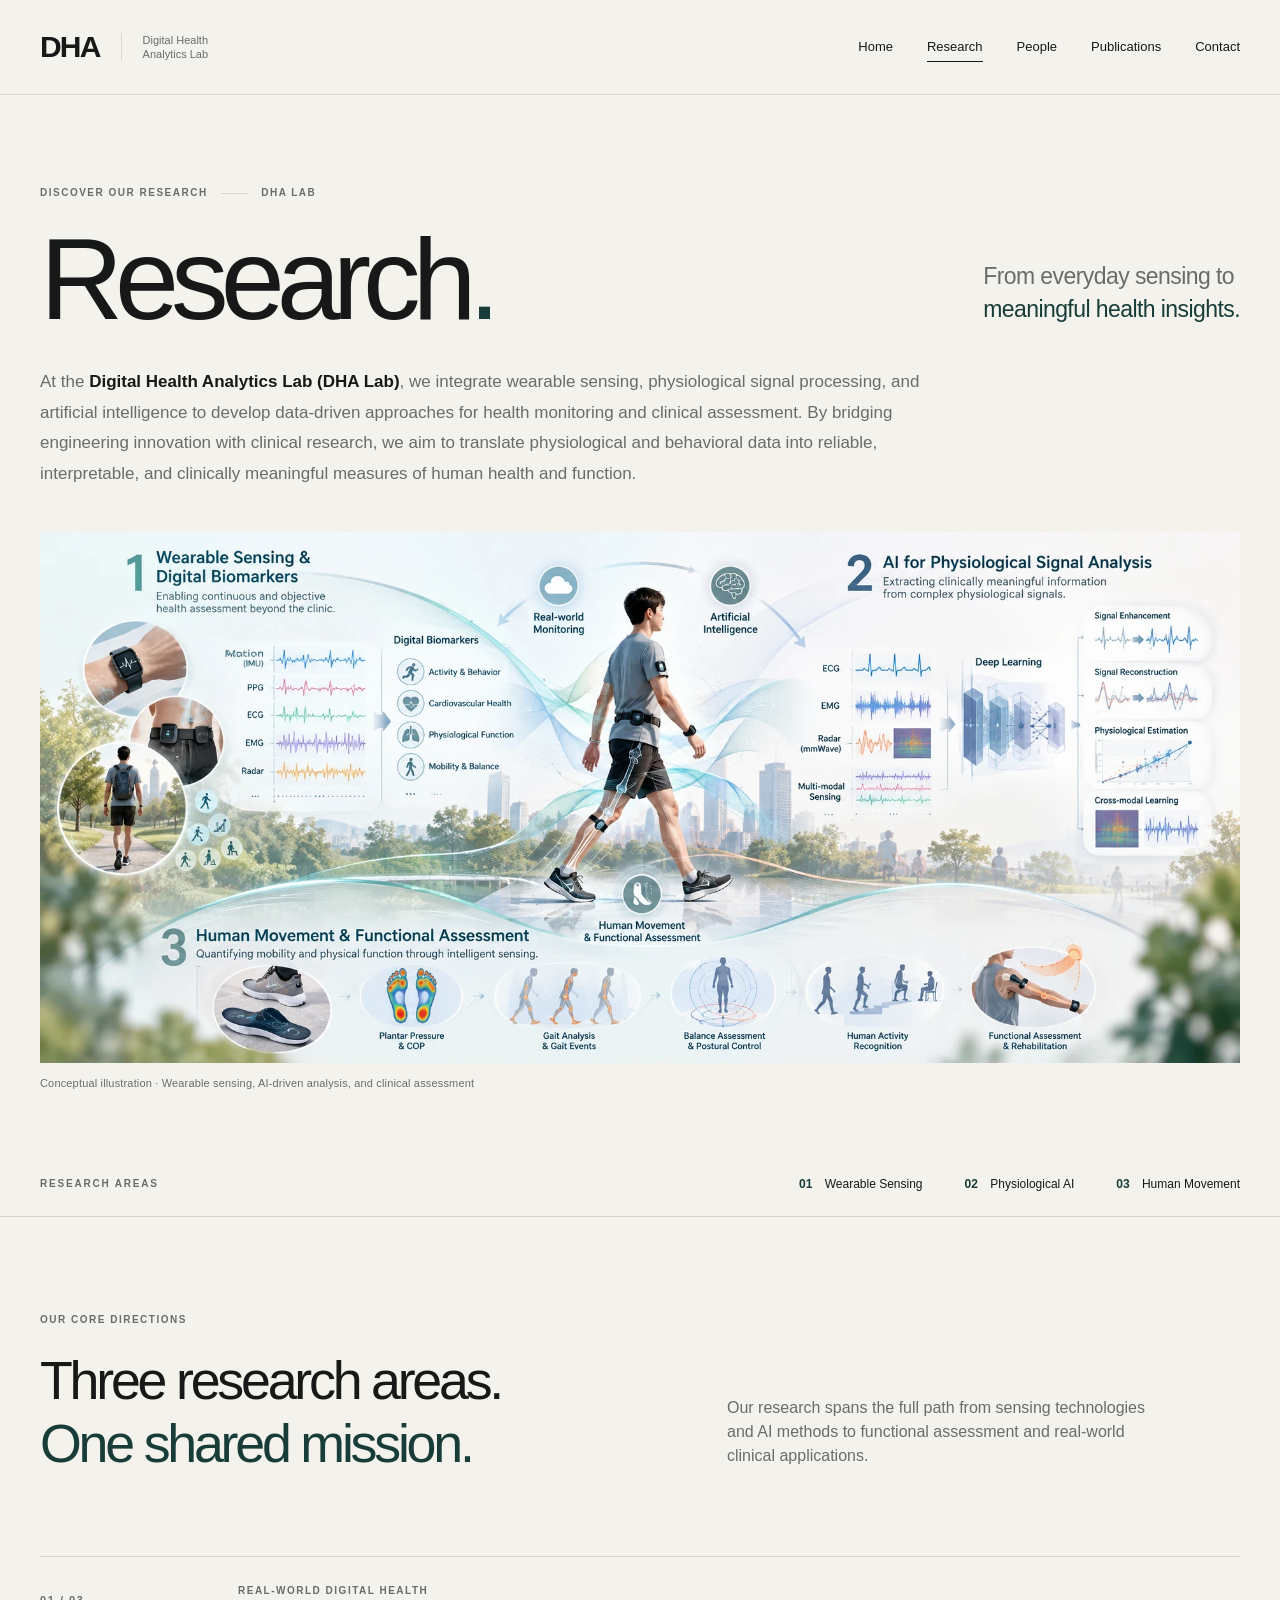
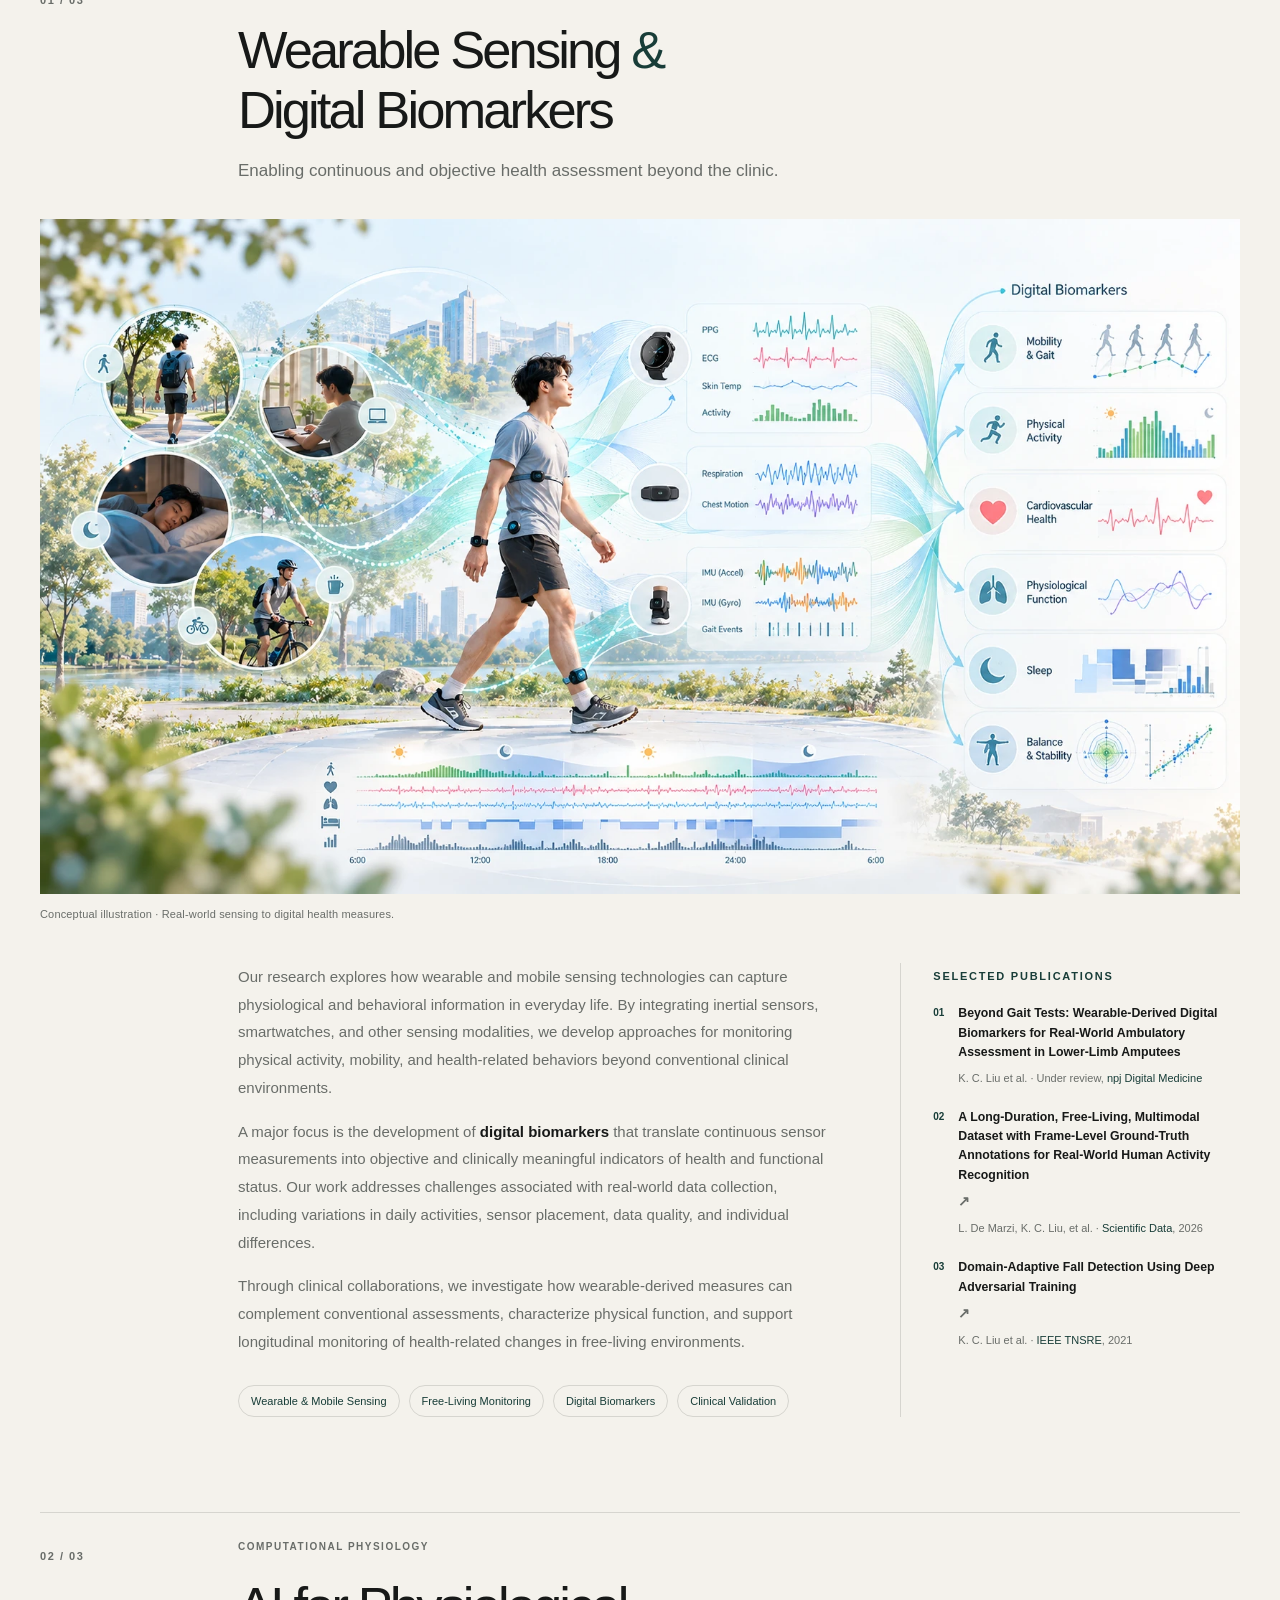
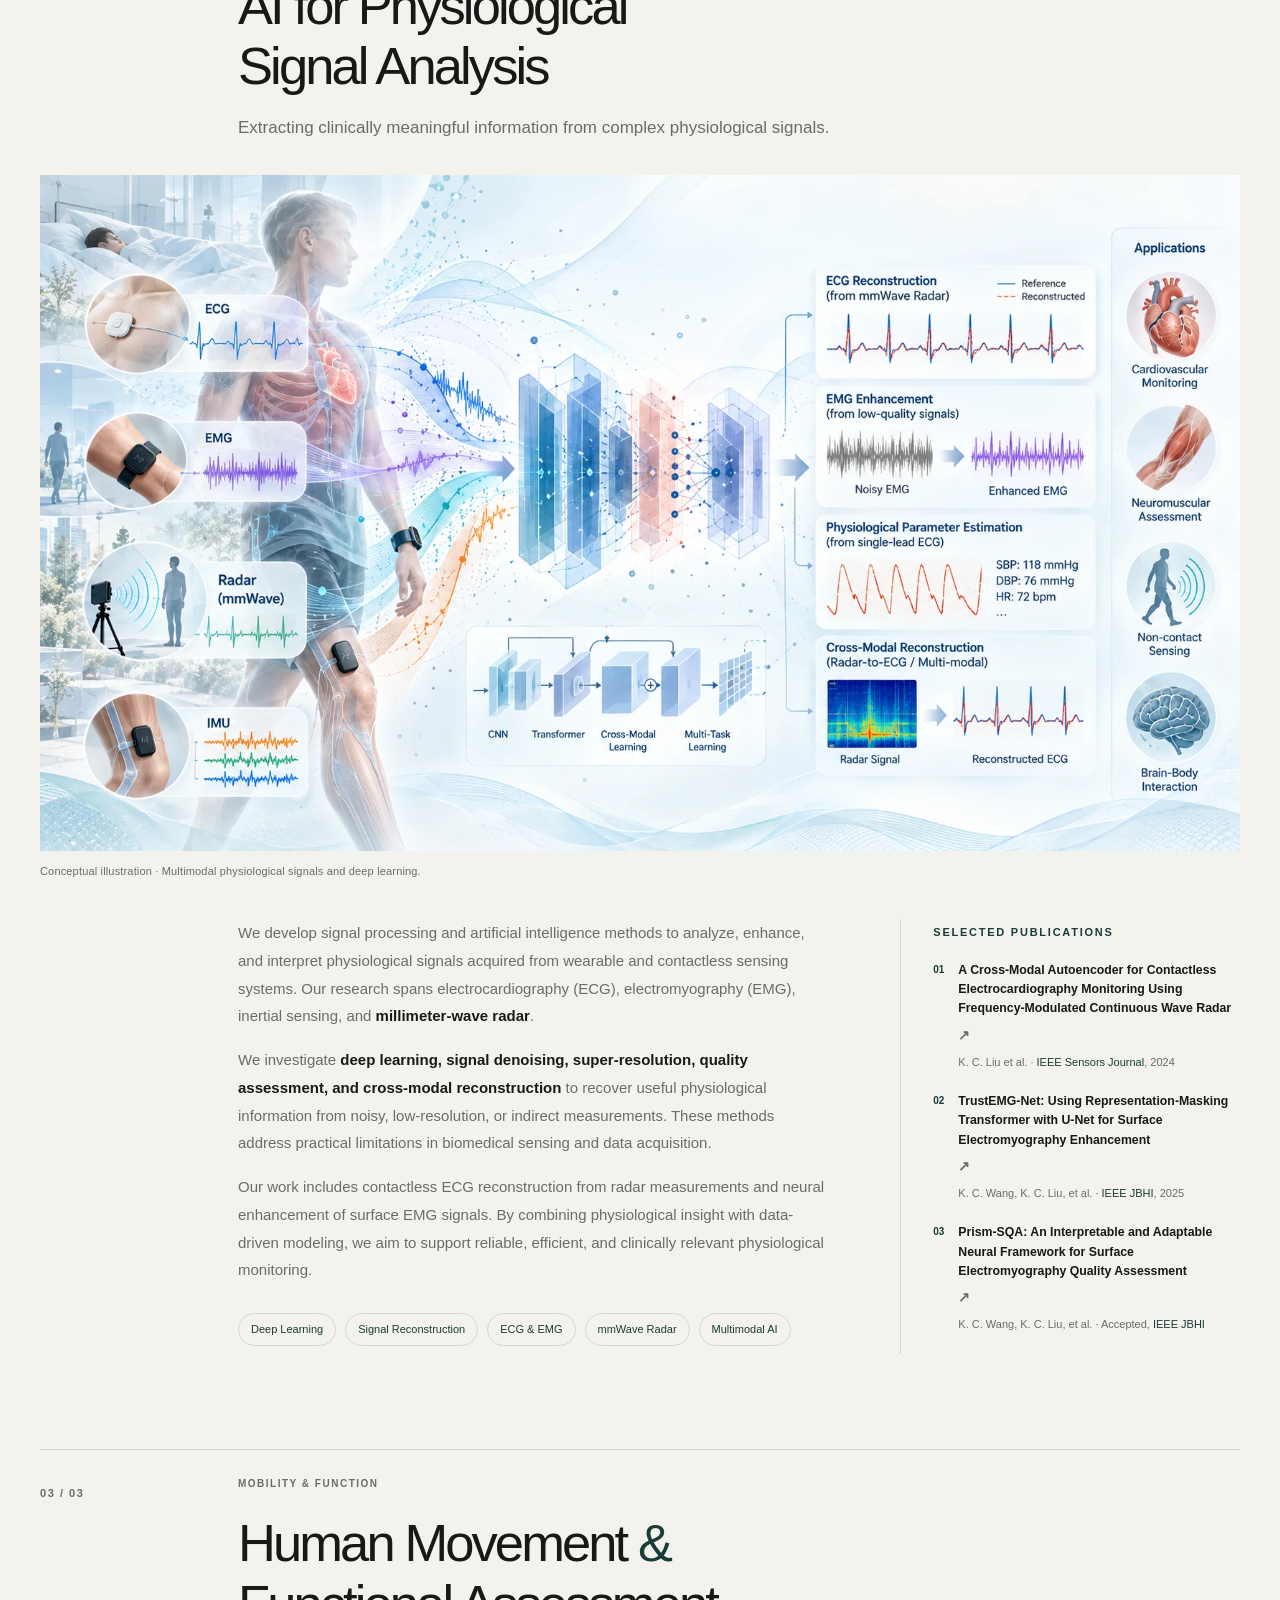
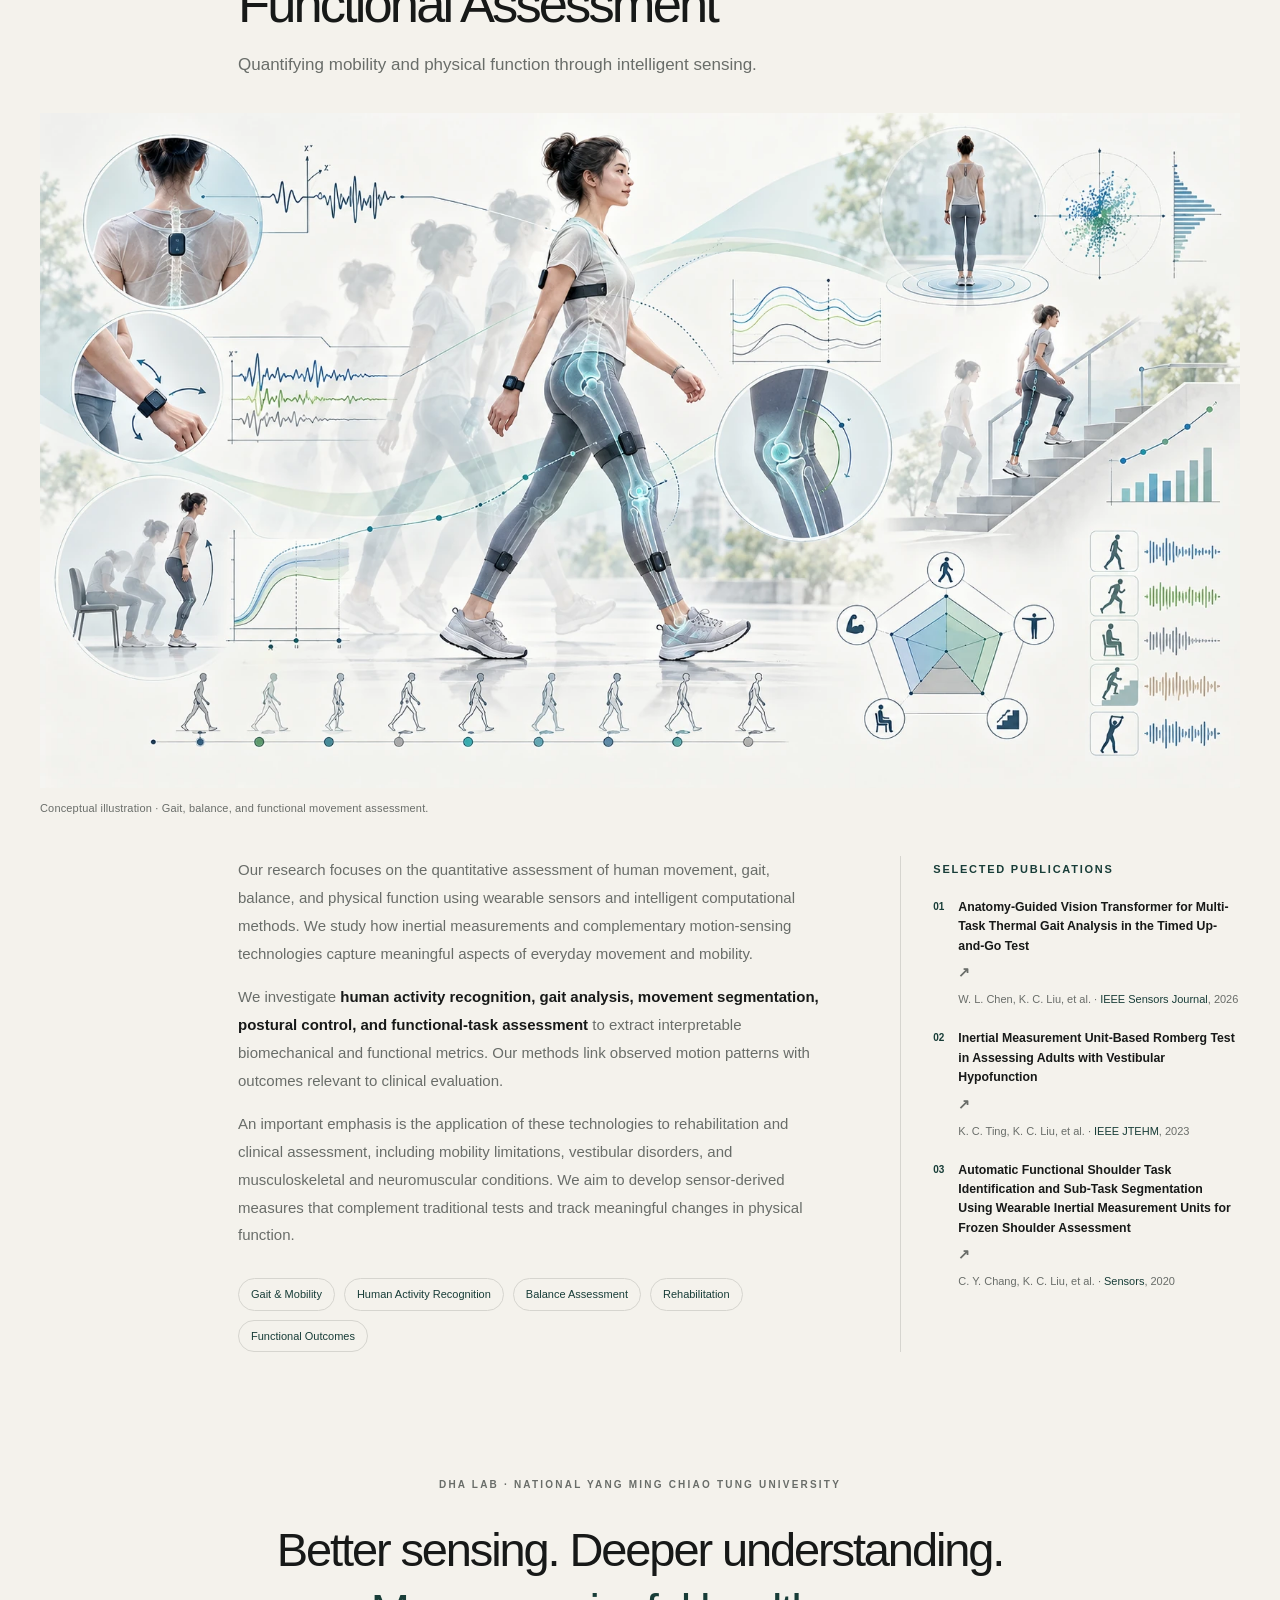
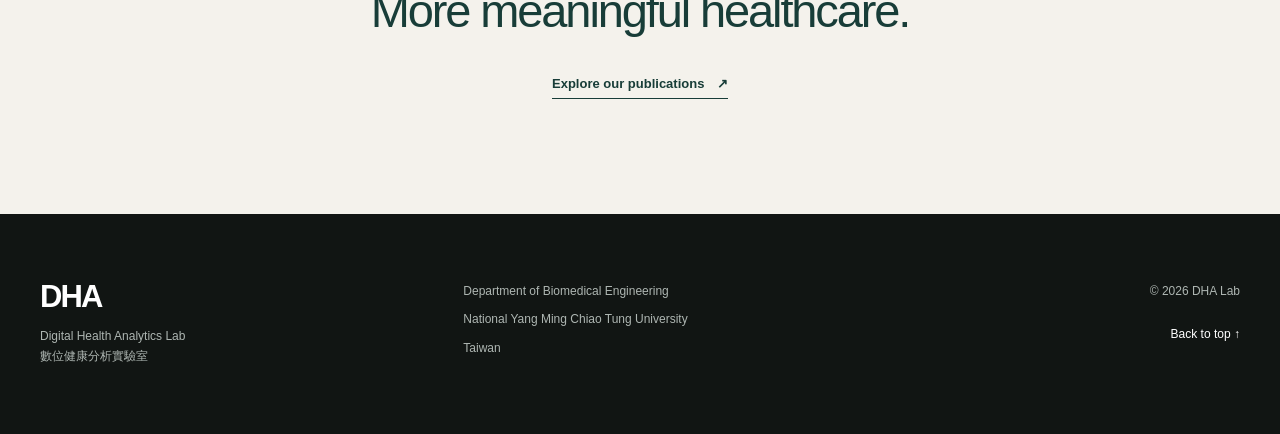
<file: research.html>
<!DOCTYPE html>

<html lang="en">
<head>
<meta charset="utf-8"/>
<meta content="width=device-width, initial-scale=1" name="viewport"/>
<meta content="#f7faf9" name="theme-color"/>
<meta content="Research at DHA Lab: wearable sensing and digital biomarkers, AI for physiological signal analysis, and human movement and functional assessment." name="description"/>
<title>Research | Digital Health Analytics Lab</title>
<link href="css/style.css?v=20261024-contact" rel="stylesheet"/><link href="css/research.css?v=skipfix-20261024" rel="stylesheet"/></head>
<body id="top">
<a class="skip-link" href="#main">Skip to main content</a>
<header class="site-header">
<div class="header-inner">
<a class="brand" href="index.html">
<span class="brand-mark">DHA</span>
<span class="brand-name">Digital Health<br/>Analytics Lab</span>
</a>
<nav aria-label="Main navigation" class="main-nav"><a href="index.html">Home</a><a aria-current="page" href="research.html">Research</a><a href="people.html">People</a><a href="publications.html">Publications</a><a href="contact.html">Contact</a></nav>
</div>
</header>
<main class="research-page" id="main">
<section aria-labelledby="main-title" class="hero wrap">
<div class="hero-top"><div><p class="eyebrow">DISCOVER OUR RESEARCH <span class="eyebrow-line"></span> DHA LAB</p><h1 id="main-title">Research<span class="period">.</span></h1></div><p class="hero-tagline">From everyday sensing to<br/><em>meaningful health insights.</em></p></div>
<p class="hero-intro">At the <strong>Digital Health Analytics Lab (DHA Lab)</strong>, we integrate wearable sensing, physiological signal processing, and artificial intelligence to develop data-driven approaches for health monitoring and clinical assessment. By bridging engineering innovation with clinical research, we aim to translate physiological and behavioral data into reliable, interpretable, and clinically meaningful measures of human health and function.</p>
<figure class="overview-figure"><img alt="Scientific overview combining wearable health monitoring, deep-learning-based physiological signal analysis, and human movement assessment" fetchpriority="high" height="835" src="images/research-overview.webp" width="1884"/><figcaption>Conceptual illustration · Wearable sensing, AI-driven analysis, and clinical assessment</figcaption></figure>
</section>
<div class="chapter-nav-wrap"><nav aria-label="Research areas" class="chapter-nav wrap"><span class="chapter-title">RESEARCH AREAS</span><a href="#wearable">01 <span>Wearable Sensing</span></a><a href="#ai">02 <span>Physiological AI</span></a><a href="#movement">03 <span>Human Movement</span></a></nav></div>
<section class="areas-intro wrap"><div><p class="eyebrow">OUR CORE DIRECTIONS</p><h2>Three research areas.<br/><em>One shared mission.</em></h2></div><p>Our research spans the full path from sensing technologies and AI methods to functional assessment and real-world clinical applications.</p></section>
<article aria-labelledby="wearable-title" class="research-section wrap" id="wearable">
<div class="section-header"><span class="section-num">01 / 03</span><div><p class="eyebrow">REAL-WORLD DIGITAL HEALTH</p><h2 id="wearable-title">Wearable Sensing <span class="amp">&amp;</span><br/>Digital Biomarkers</h2><p class="section-deck">Enabling continuous and objective health assessment beyond the clinic.</p></div></div>
<figure class="research-figure"><img alt="Illustration of everyday walking, sleep and activity monitored using wearable physiological sensors, with extracted digital biomarkers" height="941" loading="lazy" src="images/research-wearable.webp" width="1672"/><figcaption>Conceptual illustration · Real-world sensing to digital health measures.</figcaption></figure>
<div class="research-detail"><div class="prose"><p>Our research explores how wearable and mobile sensing technologies can capture physiological and behavioral information in everyday life. By integrating inertial sensors, smartwatches, and other sensing modalities, we develop approaches for monitoring physical activity, mobility, and health-related behaviors beyond conventional clinical environments.</p><p>A major focus is the development of <strong>digital biomarkers</strong> that translate continuous sensor measurements into objective and clinically meaningful indicators of health and functional status. Our work addresses challenges associated with real-world data collection, including variations in daily activities, sensor placement, data quality, and individual differences.</p><p>Through clinical collaborations, we investigate how wearable-derived measures can complement conventional assessments, characterize physical function, and support longitudinal monitoring of health-related changes in free-living environments.</p><div class="keywords"><span>Wearable &amp; Mobile Sensing</span><span>Free-Living Monitoring</span><span>Digital Biomarkers</span><span>Clinical Validation</span></div></div><aside class="pubs"><h3>Selected publications</h3><ol><li><strong>Beyond Gait Tests: Wearable-Derived Digital Biomarkers for Real-World Ambulatory Assessment in Lower-Limb Amputees</strong><span>K. C. Liu et al. · Under review, <em>npj Digital Medicine</em></span></li><li><strong><a href="https://doi.org/10.1038/s41597-026-08172-5" rel="noopener noreferrer" target="_blank" title="Open paper (new tab)">A Long-Duration, Free-Living, Multimodal Dataset with Frame-Level Ground-Truth Annotations for Real-World Human Activity Recognition<span aria-hidden="true" class="paper-arrow"> ↗</span></a></strong><span>L. De Marzi, K. C. Liu, et al. · <em>Scientific Data</em>, 2026</span></li><li><strong><a href="https://doi.org/10.1109/TNSRE.2021.3089685" rel="noopener noreferrer" target="_blank" title="Open paper (new tab)">Domain-Adaptive Fall Detection Using Deep Adversarial Training<span aria-hidden="true" class="paper-arrow"> ↗</span></a></strong><span>K. C. Liu et al. · <em>IEEE TNSRE</em>, 2021</span></li></ol></aside></div>
</article>
<article aria-labelledby="ai-title" class="research-section wrap" id="ai"><div class="section-header"><span class="section-num">02 / 03</span><div><p class="eyebrow">COMPUTATIONAL PHYSIOLOGY</p><h2 id="ai-title">AI for Physiological<br/>Signal Analysis</h2><p class="section-deck">Extracting clinically meaningful information from complex physiological signals.</p></div></div><figure class="research-figure"><img alt="Scientific illustration of ECG, EMG, millimeter-wave radar, and inertial signals processed by deep-learning networks to reconstruct and enhance physiological signals" height="941" loading="lazy" src="images/research-ai.webp" width="1672"/><figcaption>Conceptual illustration · Multimodal physiological signals and deep learning.</figcaption></figure><div class="research-detail"><div class="prose"><p>We develop signal processing and artificial intelligence methods to analyze, enhance, and interpret physiological signals acquired from wearable and contactless sensing systems. Our research spans electrocardiography (ECG), electromyography (EMG), inertial sensing, and <strong>millimeter-wave radar</strong>.</p><p>We investigate <strong>deep learning, signal denoising, super-resolution, quality assessment, and cross-modal reconstruction</strong> to recover useful physiological information from noisy, low-resolution, or indirect measurements. These methods address practical limitations in biomedical sensing and data acquisition.</p><p>Our work includes contactless ECG reconstruction from radar measurements and neural enhancement of surface EMG signals. By combining physiological insight with data-driven modeling, we aim to support reliable, efficient, and clinically relevant physiological monitoring.</p><div class="keywords"><span>Deep Learning</span><span>Signal Reconstruction</span><span>ECG &amp; EMG</span><span>mmWave Radar</span><span>Multimodal AI</span></div></div><aside class="pubs"><h3>Selected publications</h3><ol><li><strong><a href="https://doi.org/10.1109/JSEN.2024.3486154" rel="noopener noreferrer" target="_blank" title="Open paper (new tab)">A Cross-Modal Autoencoder for Contactless Electrocardiography Monitoring Using Frequency-Modulated Continuous Wave Radar<span aria-hidden="true" class="paper-arrow"> ↗</span></a></strong><span>K. C. Liu et al. · <em>IEEE Sensors Journal</em>, 2024</span></li><li><strong><a href="https://doi.org/10.1109/JBHI.2024.3475817" rel="noopener noreferrer" target="_blank" title="Open paper (new tab)">TrustEMG-Net: Using Representation-Masking Transformer with U-Net for Surface Electromyography Enhancement<span aria-hidden="true" class="paper-arrow"> ↗</span></a></strong><span>K. C. Wang, K. C. Liu, et al. · <em>IEEE JBHI</em>, 2025</span></li><li><strong><a href="https://doi.org/10.1109/JBHI.2026.3735003" rel="noopener noreferrer" target="_blank" title="Open paper (new tab)">Prism-SQA: An Interpretable and Adaptable Neural Framework for Surface Electromyography Quality Assessment<span aria-hidden="true" class="paper-arrow"> ↗</span></a></strong><span>K. C. Wang, K. C. Liu, et al. · Accepted, <em>IEEE JBHI</em></span></li></ol></aside></div></article>
<article aria-labelledby="movement-title" class="research-section wrap" id="movement"><div class="section-header"><span class="section-num">03 / 03</span><div><p class="eyebrow">MOBILITY &amp; FUNCTION</p><h2 id="movement-title">Human Movement <span class="amp">&amp;</span><br/>Functional Assessment</h2><p class="section-deck">Quantifying mobility and physical function through intelligent sensing.</p></div></div><figure class="research-figure"><img alt="Illustration of walking sequences, wearable inertial sensors, joint kinematics, balance, stair climbing and sit-to-stand functional assessment, without pressure insoles" height="941" loading="lazy" src="images/research-movement.webp" width="1672"/><figcaption>Conceptual illustration · Gait, balance, and functional movement assessment.</figcaption></figure><div class="research-detail"><div class="prose"><p>Our research focuses on the quantitative assessment of human movement, gait, balance, and physical function using wearable sensors and intelligent computational methods. We study how inertial measurements and complementary motion-sensing technologies capture meaningful aspects of everyday movement and mobility.</p><p>We investigate <strong>human activity recognition, gait analysis, movement segmentation, postural control, and functional-task assessment</strong> to extract interpretable biomechanical and functional metrics. Our methods link observed motion patterns with outcomes relevant to clinical evaluation.</p><p>An important emphasis is the application of these technologies to rehabilitation and clinical assessment, including mobility limitations, vestibular disorders, and musculoskeletal and neuromuscular conditions. We aim to develop sensor-derived measures that complement traditional tests and track meaningful changes in physical function.</p><div class="keywords"><span>Gait &amp; Mobility</span><span>Human Activity Recognition</span><span>Balance Assessment</span><span>Rehabilitation</span><span>Functional Outcomes</span></div></div><aside class="pubs"><h3>Selected publications</h3><ol><li><strong><a href="https://doi.org/10.1109/JSEN.2026.3706259" rel="noopener noreferrer" target="_blank" title="Open paper (new tab)">Anatomy-Guided Vision Transformer for Multi-Task Thermal Gait Analysis in the Timed Up-and-Go Test<span aria-hidden="true" class="paper-arrow"> ↗</span></a></strong><span>W. L. Chen, K. C. Liu, et al. · <em>IEEE Sensors Journal</em>, 2026</span></li><li><strong><a href="https://doi.org/10.1109/JTEHM.2023.3334238" rel="noopener noreferrer" target="_blank" title="Open paper (new tab)">Inertial Measurement Unit-Based Romberg Test in Assessing Adults with Vestibular Hypofunction<span aria-hidden="true" class="paper-arrow"> ↗</span></a></strong><span>K. C. Ting, K. C. Liu, et al. · <em>IEEE JTEHM</em>, 2023</span></li><li><strong><a href="https://doi.org/10.3390/s21010106" rel="noopener noreferrer" target="_blank" title="Open paper (new tab)">Automatic Functional Shoulder Task Identification and Sub-Task Segmentation Using Wearable Inertial Measurement Units for Frozen Shoulder Assessment<span aria-hidden="true" class="paper-arrow"> ↗</span></a></strong><span>C. Y. Chang, K. C. Liu, et al. · <em>Sensors</em>, 2020</span></li></ol></aside></div></article>
<section class="closing wrap"><span class="closing-kicker">DHA LAB · NATIONAL YANG MING CHIAO TUNG UNIVERSITY</span><h2>Better sensing. Deeper understanding.<br/><em>More meaningful healthcare.</em></h2><a class="text-link" href="publications.html">Explore our publications <span aria-hidden="true">↗</span></a></section>
</main>
<footer class="site-footer">
<div class="footer-inner">
<div class="footer-brand">
<p class="footer-dha">DHA</p>
<p>Digital Health Analytics Lab<br/>數位健康分析實驗室</p>
</div>
<div class="footer-affiliation">
<p>Department of Biomedical Engineering</p>
<p>National Yang Ming Chiao Tung University</p>
<p>Taiwan</p>
</div>
<div class="footer-meta">
<p>© 2026 DHA Lab</p>
<a href="#top">Back to top ↑</a>
</div>
</div>
</footer>
</body>
</html>
</file>
<file: css/style.css>
/* =========================================================
   DHA LAB
   Digital Health Analytics Lab
========================================================= */


/* =========================================================
   DESIGN TOKENS
========================================================= */

:root {

    --paper: #f4f2ec;
    --white: #ffffff;

    --ink: #171918;

    --gray: #696d69;
    --light-gray: #9da19d;

    --line: #d6d5cf;

    --teal: #183d38;
    --teal-dark: #102d29;

    --footer: #111513;

    --max-width: 1380px;

}


/* =========================================================
   RESET
========================================================= */

* {
    margin: 0;
    padding: 0;
    box-sizing: border-box;
}


html {
    scroll-behavior: smooth;
}


body {

    background: var(--paper);

    color: var(--ink);

    font-family:
        -apple-system,
        BlinkMacSystemFont,
        "Helvetica Neue",
        Helvetica,
        Arial,
        sans-serif;

    font-size: 16px;
    line-height: 1.5;

    -webkit-font-smoothing: antialiased;
    text-rendering: optimizeLegibility;

}


a {
    color: inherit;
}


img {
    display: block;
    max-width: 100%;
}


/* =========================================================
   GLOBAL CONTAINER
========================================================= */

.header-inner,
.hero-inner,
.section-inner,
.footer-inner {

    width: min(
        calc(100% - 80px),
        var(--max-width)
    );

    margin: 0 auto;

}


/* =========================================================
   HEADER
========================================================= */

.site-header {

    background: var(--paper);

    border-bottom: 1px solid var(--line);

}


.header-inner {

    min-height: 94px;

    display: flex;

    align-items: center;
    justify-content: space-between;

    gap: 60px;

}


/* =========================================================
   BRAND
========================================================= */

.brand {

    display: flex;

    align-items: center;

    color: var(--ink);

    text-decoration: none;

}


.brand-mark {

    padding-right: 21px;

    font-size: 30px;

    line-height: 1;

    font-weight: 700;

    letter-spacing: -0.06em;

}


.brand-name {

    padding-left: 21px;

    border-left: 1px solid var(--line);

    color: var(--gray);

    font-size: 11px;

    line-height: 1.3;

}


/* =========================================================
   NAVIGATION
========================================================= */

.main-nav {

    display: flex;

    align-items: center;

    gap: 34px;

}


.main-nav a {

    position: relative;

    padding: 10px 0;

    color: var(--ink);

    text-decoration: none;

    font-size: 13px;

    font-weight: 500;

}


.main-nav a::after {

    content: "";

    position: absolute;

    left: 0;
    bottom: 5px;

    width: 100%;
    height: 1px;

    background: var(--ink);

    transform: scaleX(0);

    transform-origin: right;

    transition: transform 0.25s ease;

}


.main-nav a:hover::after {

    transform: scaleX(1);

    transform-origin: left;

}


/* =========================================================
   HERO
========================================================= */

.hero {

    /*
       Keep the main visual close to the navigation.
    */

    padding: 26px 0 0;

}


/* =========================================================
   HERO VISUAL
========================================================= */

.hero-visual {

    position: relative;

    width: 100%;

    height: min(
        690px,
        calc(100vh - 145px)
    );

    min-height: 540px;

    overflow: hidden;

    background: var(--teal-dark);

}


/* =========================================================
   HERO IMAGE
========================================================= */

.hero-image {

    position: absolute;

    inset: 0;

    width: 100%;
    height: 100%;

    object-fit: cover;

    object-position: center;

}


/* =========================================================
   HERO OVERLAY
========================================================= */

.hero-overlay {

    position: absolute;

    inset: 0;

    z-index: 1;

    background:

        linear-gradient(
            90deg,
            rgba(7, 16, 14, 0.82) 0%,
            rgba(7, 16, 14, 0.65) 30%,
            rgba(7, 16, 14, 0.25) 58%,
            rgba(7, 16, 14, 0.04) 82%
        ),

        linear-gradient(
            0deg,
            rgba(5, 10, 9, 0.28) 0%,
            rgba(5, 10, 9, 0) 45%
        );

}


/* =========================================================
   HERO CONTENT
========================================================= */

.hero-content {

    position: absolute;

    z-index: 3;

    left: 58px;
    bottom: 62px;

    max-width: 690px;

    color: white;

}


/* =========================================================
   HERO EYEBROW
========================================================= */

.hero-eyebrow {

    margin-bottom: 20px;

    color: rgba(
        255,
        255,
        255,
        0.72
    );

    font-size: 10px;

    line-height: 1;

    font-weight: 600;

    letter-spacing: 0.16em;

}


/* =========================================================
   HERO TITLE
========================================================= */

.hero-content h1 {

    margin-bottom: 25px;

    font-size: clamp(
        56px,
        6vw,
        88px
    );

    line-height: 0.92;

    font-weight: 400;

    letter-spacing: -0.06em;

}


/* =========================================================
   HERO DESCRIPTION
========================================================= */

.hero-description {

    max-width: 500px;

    color: rgba(
        255,
        255,
        255,
        0.84
    );

    font-size: 16px;

    line-height: 1.65;

}


/* =========================================================
   HERO AFFILIATION
========================================================= */

.hero-affiliation {

    position: absolute;

    z-index: 3;

    right: 40px;
    bottom: 38px;

    color: rgba(
        255,
        255,
        255,
        0.68
    );

    text-align: right;

    font-size: 11px;

    line-height: 1.6;

}


.hero-affiliation p + p {

    margin-top: 2px;

}


/* =========================================================
   NEWS
========================================================= */

.news {

    padding: 125px 0 135px;

    background: var(--paper);

}


/* =========================================================
   NEWS HEADER
========================================================= */

.news-header {

    margin-bottom: 70px;

    display: flex;

    align-items: flex-end;
    justify-content: space-between;

    gap: 60px;

}


/* =========================================================
   SECTION LABEL
========================================================= */

.section-label {

    margin-bottom: 22px;

    color: var(--gray);

    font-size: 10px;

    line-height: 1;

    font-weight: 600;

    letter-spacing: 0.15em;

}


/* =========================================================
   NEWS TITLE
========================================================= */

.news-header h2 {

    max-width: 800px;

    font-size: clamp(
        43px,
        5vw,
        70px
    );

    line-height: 1;

    font-weight: 400;

    letter-spacing: -0.052em;

}


/* =========================================================
   ALL NEWS LINK
========================================================= */

.section-link {

    position: relative;

    padding-bottom: 6px;

    color: var(--ink);

    text-decoration: none;

    font-size: 13px;

}


.section-link::after {

    content: "";

    position: absolute;

    left: 0;
    bottom: 0;

    width: 100%;
    height: 1px;

    background: var(--ink);

    transform-origin: left;

    transition: transform 0.25s ease;

}


.section-link:hover::after {

    transform: scaleX(0.45);

}


/* =========================================================
   NEWS LIST
========================================================= */

.news-list {

    border-top: 1px solid var(--line);

}


/* =========================================================
   NEWS ITEM
========================================================= */

.news-item {

    padding: 37px 0;

    display: grid;

    grid-template-columns:
        170px
        minmax(0, 1fr)
        40px;

    gap: 30px;

    align-items: start;

    border-bottom: 1px solid var(--line);

}


/* =========================================================
   NEWS DATE
========================================================= */

.news-item time {

    padding-top: 5px;

    color: var(--gray);

    font-size: 10px;

    line-height: 1;

    font-weight: 600;

    letter-spacing: 0.12em;

}


/* =========================================================
   NEWS CONTENT
========================================================= */

.news-content h3 {

    margin-bottom: 10px;

    font-size: 23px;

    line-height: 1.25;

    font-weight: 500;

    letter-spacing: -0.025em;

}


.news-content p {

    max-width: 700px;

    color: var(--gray);

    font-size: 14px;

    line-height: 1.65;

}


/* =========================================================
   NEWS ARROW
========================================================= */

.news-arrow {

    padding-top: 2px;

    text-align: right;

    font-size: 18px;

    transition: transform 0.2s ease;

}


.news-item:hover .news-arrow {

    transform:
        translate(3px, -3px);

}


/* =========================================================
   FOOTER
========================================================= */

.site-footer {

    padding: 67px 0;

    background: var(--footer);

    color: #aeb6b2;

}


/* =========================================================
   FOOTER GRID
========================================================= */

.footer-inner {

    display: grid;

    grid-template-columns:
        1.2fr
        1.6fr
        0.8fr;

    gap: 70px;

}


/* =========================================================
   FOOTER DHA
========================================================= */

.footer-dha {

    margin-bottom: 14px;

    color: white;

    font-size: 31px;

    line-height: 1;

    font-weight: 700;

    letter-spacing: -0.06em;

}


.footer-brand,
.footer-affiliation,
.footer-meta {

    font-size: 12px;

    line-height: 1.7;

}


.footer-affiliation p + p {

    margin-top: 8px;

}


.footer-meta {

    text-align: right;

}


.footer-meta a {

    display: inline-block;

    margin-top: 23px;

    color: white;

    text-decoration: none;

}


.footer-meta a:hover {

    opacity: 0.65;

}


/* =========================================================
   TABLET
========================================================= */

@media (max-width: 1000px) {


    .header-inner,
    .hero-inner,
    .section-inner,
    .footer-inner {

        width:
            min(
                calc(100% - 48px),
                var(--max-width)
            );

    }


    /* HEADER */

    .header-inner {

        min-height: 90px;

    }


    .main-nav {

        gap: 21px;

    }


    /* HERO */

    .hero {

        padding-top: 22px;

    }


    .hero-visual {

        height: 620px;

        min-height: 0;

    }


    .hero-content {

        left: 45px;
        bottom: 50px;

    }


    .hero-affiliation {

        right: 35px;
        bottom: 30px;

    }


    /* NEWS */

    .news {

        padding: 100px 0 110px;

    }

}


/* =========================================================
   SMALL TABLET
========================================================= */

@media (max-width: 800px) {


    /* NAV */

    .main-nav {

        gap: 16px;

    }


    .main-nav a {

        font-size: 12px;

    }


    /* HERO */

    .hero-visual {

        height: 580px;

    }


    .hero-content h1 {

        font-size: 62px;

    }


    /*
       Hide affiliation because it competes
       with the main text at smaller widths.
    */

    .hero-affiliation {

        display: none;

    }


    /* NEWS */

    .news-item {

        grid-template-columns:
            125px
            minmax(0, 1fr)
            30px;

    }


    /* FOOTER */

    .footer-inner {

        grid-template-columns:
            1fr
            1fr;

    }


    .footer-meta {

        grid-column: 1 / -1;

        text-align: left;

    }

}


/* =========================================================
   MOBILE
========================================================= */

@media (max-width: 650px) {


    /* GLOBAL */

    .header-inner,
    .hero-inner,
    .section-inner,
    .footer-inner {

        width:
            calc(100% - 32px);

    }


    /* HEADER */

    .header-inner {

        min-height: 78px;

    }


    .brand-mark {

        padding-right: 15px;

        font-size: 27px;

    }


    .brand-name {

        padding-left: 15px;

        font-size: 9px;

    }


    /*
       Desktop navigation hidden on mobile.
       A mobile menu can be added later.
    */

    .main-nav {

        display: none;

    }


    /* HERO */

    .hero {

        padding-top: 16px;

    }


    .hero-visual {

        height:
            calc(100svh - 110px);

        min-height: 530px;

        max-height: 680px;

    }


    .hero-image {

        /*
           Can change this to:
           center / left / right
           depending on the final image.
        */

        object-position: center;

    }


    .hero-overlay {

        background:

            linear-gradient(
                0deg,
                rgba(6, 15, 13, 0.92) 0%,
                rgba(6, 15, 13, 0.70) 38%,
                rgba(6, 15, 13, 0.20) 72%,
                rgba(6, 15, 13, 0.03) 100%
            );

    }


    .hero-content {

        left: 26px;
        right: 26px;
        bottom: 32px;

        max-width: none;

    }


    .hero-eyebrow {

        margin-bottom: 16px;

        font-size: 8px;

    }


    .hero-content h1 {

        margin-bottom: 20px;

        font-size: clamp(
            47px,
            14vw,
            62px
        );

        line-height: 0.94;

    }


    .hero-description {

        max-width: 400px;

        font-size: 14px;

        line-height: 1.6;

    }


    /* NEWS */

    .news {

        padding: 78px 0 85px;

    }


    .news-header {

        margin-bottom: 45px;

        flex-direction: column;

        align-items: flex-start;

        gap: 27px;

    }


    .news-header h2 {

        font-size: 42px;

    }


    .news-item {

        padding: 29px 0;

        grid-template-columns: 1fr;

        gap: 13px;

    }


    .news-content h3 {

        font-size: 21px;

    }


    .news-arrow {

        display: none;

    }


    /* FOOTER */

    .site-footer {

        padding: 52px 0;

    }


    .footer-inner {

        grid-template-columns: 1fr;

        gap: 35px;

    }


    .footer-meta {

        grid-column: auto;

        text-align: left;

    }

}


/* =========================================================
   VERY SMALL MOBILE
========================================================= */

@media (max-width: 390px) {


    .brand-name {

        display: none;

    }


    .brand-mark {

        padding-right: 0;

    }


    .hero-content h1 {

        font-size: 45px;

    }


    .news-header h2 {

        font-size: 37px;

    }

}


/* =========================================================
   REDUCED MOTION
========================================================= */

@media (prefers-reduced-motion: reduce) {


    html {

        scroll-behavior: auto;

    }


    *,
    *::before,
    *::after {

        animation-duration:
            0.01ms !important;

        animation-iteration-count:
            1 !important;

        transition-duration:
            0.01ms !important;

    }
   

}


/* ==========================================
   PEOPLE PAGE
========================================== */

.people-page {
  background: var(--paper);
}

.people-heading {
  padding: 90px 0 65px;
}

.people-heading h1 {
  font-size: clamp(65px, 9vw, 130px);
  font-weight: 400;
  line-height: 1;
  letter-spacing: -0.07em;
}

.accent-dot {
  color: var(--teal);
}

.people-intro {
  max-width: 590px;
  margin-top: 28px;
  color: var(--gray);
  font-size: 17px;
  line-height: 1.7;
}

/* SECTION */

.people-section {
  padding: 40px 0 100px;
}

.people-section-header {
  border-top: 1px solid var(--line);
  padding-top: 24px;
  margin-bottom: 45px;
}

.people-section-header > span {
  display: block;
  color: var(--gray);
  font-size: 11px;
  letter-spacing: 0.14em;
}

.people-section-header h2 {
  margin-top: 18px;
  font-size: clamp(36px, 4vw, 54px);
  font-weight: 400;
  letter-spacing: -0.045em;
}

/* PI */

.pi-layout {
    display: grid;
    grid-template-columns: 220px minmax(0, 1fr);
    column-gap: 50px;
    align-items: center;
}

.pi-photo {
    width: 220px;
    max-width: 100%;
    aspect-ratio: auto;
    overflow: hidden;
}

.pi-photo img {
    display: block;
    width: 100%;
    height: auto;
    object-fit: contain;
}

.person-label {
  color: var(--teal);
  font-size: 11px;
  font-weight: 600;
  letter-spacing: 0.14em;
  margin-bottom: 20px;
}

.pi-info h2 {
  font-size: clamp(38px, 4.3vw, 64px);
  font-weight: 400;
  line-height: 1.05;
  letter-spacing: -0.055em;
}

.person-role {
  margin-top: 18px;
  font-size: 19px;
}

.person-affiliation {
  margin-top: 12px;
  color: var(--gray);
  font-size: 14px;
  line-height: 1.7;
}

.person-bio {
  margin-top: 35px;
  max-width: 590px;
  font-size: 15px;
  line-height: 1.85;
}

.person-links {
  display: flex;
  flex-wrap: wrap;
  gap: 25px;
  margin-top: 35px;
}

.person-links a {
  font-size: 13px;
  text-decoration: none;
  border-bottom: 1px solid var(--ink);
  padding-bottom: 5px;
}

/* MEMBERS */

.members-grid {
  display: grid;
  grid-template-columns: repeat(3, minmax(0, 1fr));
  gap: 35px;
}

.member-photo {
  aspect-ratio: 3 / 4;
  background: #e1e2dc;
  overflow: hidden;
}

.member-photo img {
  width: 100%;
  height: 100%;
  object-fit: cover;
  transition: transform 0.4s ease;
}

.member-card:hover img {
  transform: scale(1.035);
}

.member-card h3 {
  margin-top: 20px;
  font-size: 23px;
  font-weight: 500;
  letter-spacing: -0.03em;
}

.member-role {
  margin-top: 5px;
  font-size: 13px;
  color: var(--teal);
}

.member-interest {
  margin-top: 9px;
  font-size: 13px;
  line-height: 1.6;
  color: var(--gray);
}

/* ALUMNI */

.alumni-list {
  border-top: 1px solid var(--line);
}

.alumni-row {
  display: flex;
  justify-content: space-between;
  gap: 25px;
  padding: 23px 0;
  border-bottom: 1px solid var(--line);
  font-size: 15px;
}

.alumni-row span:last-child {
  color: var(--gray);
  font-size: 13px;
}

/* RESPONSIVE */


@media (max-width: 650px) {
  .people-heading {
    padding: 60px 0 45px;
  }

  .people-section {
    padding: 30px 0 75px;
  }

  .pi-layout {
    grid-template-columns: 1fr;
    gap: 35px;
  }

  .pi-photo {
    max-width: 180px;
  }

  .members-grid {
    grid-template-columns: repeat(2, minmax(0, 1fr));
    gap: 28px 16px;
  }

  .member-card h3 {
    font-size: 19px;
  }

  .alumni-row {
    flex-direction: column;
    gap: 6px;
  }
}

@media (max-width: 390px) {
  .members-grid {
    grid-template-columns: 1fr;
  }
}


/* Unified navigation: accessible on small screens */
.main-nav a[aria-current="page"]::after{transform:scaleX(1);transform-origin:left}
@media(max-width:650px){.header-inner{flex-wrap:wrap;gap:10px;padding:16px 0}.main-nav{display:flex;width:100%;gap:clamp(12px,4vw,26px);flex-wrap:wrap}.main-nav a{font-size:12px;padding:6px 0}.site-header .header-inner{min-height:90px}}
@media(max-width:390px){.brand-name{display:block}.header-inner{gap:10px}}
</file>
<file: css/contact.css>
/* DHA Lab Contact — same visual language as People */
.contact-page{background:var(--paper);color:var(--ink)}
.contact-heading{padding:90px 0 62px}
.contact-heading h1{font-size:clamp(65px,9vw,130px);font-weight:400;line-height:1;letter-spacing:-.07em}
.contact-intro{margin-top:24px;color:var(--gray);font-size:17px;line-height:1.8}
.contact-section{padding:35px 0 95px}
.contact-section-heading{border-top:1px solid var(--line);padding-top:24px;margin-bottom:40px}
.contact-section-index{display:block;color:var(--gray);font-size:11px;letter-spacing:.14em}
.contact-section-heading h2{margin-top:16px;font-size:clamp(36px,4.6vw,60px);font-weight:400;letter-spacing:-.052em;line-height:1.18}
.heading-zh{font-size:clamp(17px,1.8vw,23px);font-weight:400;letter-spacing:0;color:var(--gray);white-space:normal}
.contact-overline{display:block;color:var(--teal);font-size:11px;font-weight:650;letter-spacing:.09em;margin-bottom:15px}
.contact-info-grid{display:grid;grid-template-columns:1.15fr .85fr;gap:8%}
.contact-info-main h3{font-size:clamp(29px,3.2vw,42px);font-weight:400;letter-spacing:-.035em}
.contact-info-main p,.contact-info-side p{font-size:14px;line-height:1.8;color:var(--gray);margin-top:12px}
.contact-info-main .sub-name{color:var(--teal);font-size:16px;margin-top:4px}
.contact-email{display:inline-flex;gap:22px;align-items:center;margin-top:24px;font-size:19px;text-decoration:none;border-bottom:1px solid var(--ink);padding-bottom:7px;overflow-wrap:anywhere}
.contact-email:hover,.profile-link:hover,.map-heading a:hover{color:var(--teal)}
.contact-info-side>div+div{margin-top:26px}.contact-info-side .address-primary{font-size:15px;color:var(--ink);line-height:1.8}.address-en{max-width:420px}
.profile-link{font-size:14px;text-decoration:none;border-bottom:1px solid var(--line);padding-bottom:5px}
.map-block{margin-top:50px}.map-heading{display:flex;align-items:center;justify-content:space-between;gap:16px;margin-bottom:13px}.map-heading .contact-overline{margin:0}.map-heading a{font-size:13px;text-decoration:none;border-bottom:1px solid var(--line);padding-bottom:4px}
.map-block iframe{display:block;width:100%;height:350px;border:1px solid var(--line);border-radius:3px;background:#e1e6df}
.map-note{font-size:12px;color:var(--gray);margin-top:10px}
.join-layout{display:grid;grid-template-columns:1.17fr .83fr;gap:10%}.join-layout h3{font-size:clamp(20px,2.3vw,29px);font-weight:400;color:var(--teal);margin-bottom:18px}
.join-layout p{font-size:15px;line-height:1.85;color:var(--gray);margin-bottom:15px}.join-layout .join-values{font-size:14px}
.join-side{border-left:1px solid var(--line);padding-left:32px}.interest-list{list-style:none;padding:0;margin:0 0 20px}
.interest-list li{border-bottom:1px solid var(--line);padding:12px 0;font-size:14px;line-height:1.5}
.interest-list strong{font-weight:500;display:block}.interest-list span{display:block;color:var(--gray);font-size:13px;margin-top:5px}
.text-link-contact{font-size:13px;color:var(--teal);text-decoration:none;border-bottom:1px solid var(--teal);padding-bottom:4px}
.opportunity-list{display:grid;grid-template-columns:repeat(3,minmax(0,1fr));gap:15px}
.opportunity-card{background:#fff;padding:27px 24px;display:flex;gap:17px;min-width:0}
.opportunity-num{font-size:11px;font-weight:600;color:#87948b;padding-top:4px}
.opportunity-card h3{font-size:clamp(19px,2vw,25px);font-weight:500;letter-spacing:-.03em}
.opportunity-card p{font-size:13px;color:var(--gray);line-height:1.7;margin-top:8px}
.opportunity-card .opportunity-zh{font-size:14px;color:var(--teal);font-weight:500;margin-top:4px}
.preferred{border-bottom:1px solid var(--line);padding:25px 0;margin-top:20px}.preferred p{font-size:14px;line-height:1.8}.preferred p span{color:var(--teal);margin:0 6px}
.apply-section{padding-bottom:125px}.apply-layout{display:grid;grid-template-columns:1fr 1fr;gap:10%}
.apply-layout p{font-size:15px;line-height:1.85;color:var(--gray);margin-bottom:12px}
.apply-button{display:flex;align-items:center;justify-content:space-between;gap:20px;margin-top:28px;max-width:350px;padding:16px 20px;background:var(--teal);color:#fff;text-decoration:none;font-size:16px;transition:background .2s}.apply-button:hover{background:var(--teal-dark)}.apply-button small{font-size:12px;font-weight:400;opacity:.85}
.apply-checklist ol{padding-left:22px}.apply-checklist li{font-size:14px;line-height:1.5;padding:11px 0;border-bottom:1px solid var(--line)}.apply-checklist li strong{display:block;font-weight:500}.apply-checklist li span{display:block;color:var(--gray);font-size:13px;margin-top:4px}
@media(max-width:950px){.contact-info-grid,.join-layout,.apply-layout{gap:35px}.opportunity-card{padding:22px 16px;gap:10px}}
@media(max-width:700px){.contact-heading{padding:57px 0 45px}.contact-heading h1{font-size:clamp(64px,14vw,90px)}.contact-section{padding:25px 0 65px}.contact-section-heading{margin-bottom:30px}.contact-info-grid,.join-layout,.apply-layout{grid-template-columns:1fr;gap:32px}.join-side{border-left:0;border-top:1px solid var(--line);padding:25px 0 0}.opportunity-list{grid-template-columns:1fr;gap:10px}.map-block{margin-top:38px}.map-block iframe{height:300px}.apply-section{padding-bottom:85px}}
@media(max-width:480px){.map-heading{align-items:flex-start;flex-direction:column}.contact-email{font-size:17px}}
</file>
<file: css/publications.css>
.pub-main{--ink:#172a3a;--mute:#637589;--accent:#18718b;--line:#dfe8ed;--bg:#f7fafb;--white:#fff}
*{box-sizing:border-box}
.pub-navbar{border-bottom:1px solid var(--line);background:white}
.pub-navbar-inner{max-width:1100px;padding:18px 28px;margin:auto;display:flex;align-items:center;justify-content:space-between;gap:20px}
.pub-brand{color:var(--ink);font-weight:800;text-decoration:none;letter-spacing:.02em}
.pub-back{font-size:14px;text-decoration:none}
.pub-main{max-width:1100px;margin:auto;padding:64px 28px 90px}
.pub-eyebrow{text-transform:uppercase;color:var(--accent);letter-spacing:.15em;font-size:12px;font-weight:800}
.pub-main h1{font-size:clamp(38px,5vw,56px);letter-spacing:-.035em;line-height:1.1;margin:10px 0 14px}
.pub-lead{font-size:16px;color:var(--mute);max-width:690px}
.pub-jump{display:flex;flex-wrap:wrap;gap:12px;margin:25px 0 56px}
.pub-jump a{padding:9px 16px;border-radius:30px;border:1px solid var(--line);font-size:13px;font-weight:700;text-decoration:none;color:var(--ink)}
.pub-jump a:hover{border-color:var(--accent);color:var(--accent)}
.pub-section{margin-top:58px;scroll-margin-top:25px}
.pub-heading{display:flex;justify-content:space-between;align-items:baseline;gap:12px;margin-bottom:22px;border-bottom:2px solid var(--line);padding-bottom:13px}
.pub-heading h2{font-size:27px;line-height:1.2;margin:0;letter-spacing:-.02em}
.pub-count{color:var(--mute);font-size:13px;white-space:nowrap}
.pub-feature-list{display:grid;gap:14px}
.pub-feature{display:block;min-width:0;border:1px solid var(--line);border-radius:15px;padding:20px;background:#fff;transition:border-color .15s,transform .15s}
.pub-feature:hover{border-color:#93bdc9;transform:translateY(-2px)}
.pub-feature-mark{width:82px;height:82px;background:linear-gradient(145deg,#e9f4f6,#eff1f9);border-radius:12px;display:flex;align-items:center;justify-content:center;color:var(--accent);font-size:14px;font-weight:800}
.pub-title{margin:0 0 5px;font-weight:750;font-size:16px;line-height:1.45}
.pub-title a{text-decoration:none;color:var(--ink)}
.pub-title a:hover{color:var(--accent)}
.pub-authors{font-size:13px;color:#485e6e;margin:5px 0}
.pub-venue{font-size:13px;color:var(--mute);margin:5px 0}
.pub-name{font-weight:800;color:var(--ink)}
.pub-actions{display:flex;flex-wrap:wrap;gap:8px;margin-top:11px}
.pub-actions a{font-size:12px;text-decoration:none;color:var(--accent);font-weight:750;border:1px solid #cee2e7;padding:4px 9px;border-radius:5px}
.pub-actions a:hover{background:#edf7f9}
.pub-tag{display:inline-block;color:#27647a;background:#e9f4f7;border-radius:5px;padding:2px 7px;font-weight:750;font-size:11px;margin-right:6px}
.pub-year{font-size:17px;font-weight:800;margin:30px 0 9px;color:var(--accent)}
.pub-entry{padding:17px 2px 18px;border-bottom:1px solid var(--line)}
.pub-entry .pub-title{font-size:15px}
.pub-note{color:var(--mute);font-size:13px;margin-top:18px}
.pub-footer{background:var(--bg);text-align:center;border-top:1px solid var(--line);padding:22px;color:var(--mute);font-size:13px}
@media(max-width:650px){.pub-main{padding:40px 18px 70px}.pub-navbar-inner{padding:16px 18px}.pub-feature{padding:16px}.pub-feature-mark{width:52px;height:45px}.pub-heading h2{font-size:23px}.pub-section{margin-top:46px}}
.pub-feature{width:100%}
.pub-feature>div{width:100%;min-width:0;max-width:none}
.pub-entry{display:grid;grid-template-columns:62px minmax(0,1fr);gap:12px}
.pub-entry-number{font-size:13px;font-weight:800;color:var(--accent);padding-top:3px}
.pub-entry-content{min-width:0}
@media(max-width:650px){.pub-entry{grid-template-columns:48px minmax(0,1fr);gap:8px}}
.pub-section-toggle{margin-top:8px}
.pub-section-toggle>summary{list-style:none;cursor:pointer;display:flex;align-items:center;justify-content:space-between;border:1px solid var(--line);border-radius:10px;padding:12px 17px;font-weight:700;color:var(--accent);background:var(--bg)}
.pub-section-toggle>summary::-webkit-details-marker,.pub-year-group>summary::-webkit-details-marker{display:none}
.pub-section-toggle>summary::after,.pub-year-group>summary::after{content:"+";font-size:21px;line-height:1;color:var(--accent)}
.pub-section-toggle[open]>summary::after,.pub-year-group[open]>summary::after{content:"−"}
.pub-section-toggle>summary:hover,.pub-year-group>summary:hover{background:#eef6f8}
.pub-section-toggle>summary:focus-visible,.pub-year-group>summary:focus-visible{outline:3px solid #93bdc9;outline-offset:3px}
.pub-year-group{border-bottom:1px solid var(--line)}
.pub-year-group>summary.pub-year{display:flex;align-items:center;justify-content:space-between;list-style:none;cursor:pointer;padding:13px 8px;margin:10px 0 0;border-radius:7px}
.pub-year-entries{padding-bottom:12px}
</file>
<file: css/research.css>
.research-page{--ink:#19303c;--muted:#5f737c;--teal:#247e80;--accent:#d88e73;--line:#dde9e7;--paper:#fbfcfb;--soft:#f1f7f5;--max:1280px}
.research-page *{box-sizing:border-box}
.research-page img{display:block;max-width:100%}
.research-page a{color:inherit;text-decoration:none}
.research-page .wrap{width:min(var(--max),calc(100% - 72px));margin:0 auto}
.research-page .hero{padding-top:79px}
.research-page .eyebrow{font-size:10px;letter-spacing:.21em;font-weight:800;color:var(--teal);margin:0 0 16px;text-transform:uppercase}
.research-page .eyebrow-line{display:inline-block;width:27px;height:1px;background:#96c0bc;vertical-align:middle;margin:0 9px}
.research-page .hero-top{display:flex;align-items:end;justify-content:space-between;gap:36px}
.research-page .hero h1{font-size:clamp(65px,9vw,118px);font-weight:720;line-height:.98;letter-spacing:-.075em;margin:0 0 12px}
.research-page .hero-tagline{font-size:clamp(18px,2vw,25px);font-weight:550;line-height:1.44;letter-spacing:-.04em;padding-bottom:11px;margin:0}
.research-page em{font-style:normal;color:var(--teal)}
.research-page .hero-intro{max-width:895px;margin:36px 0 40px;color:#516670;font-size:clamp(15px,1.45vw,17px);line-height:1.92}
.research-page .hero-intro strong{font-weight:700;color:var(--ink)}
.research-page .overview-figure, .research-page .research-figure{margin:0}
.research-page .overview-figure img, .research-page .research-figure img{display:block;width:100%;height:auto;object-fit:contain;background:#edf4f2;border-radius:8px}
.research-page .overview-figure img{aspect-ratio:auto}
.research-page .overview-figure figcaption, .research-page .research-figure figcaption{font-size:11px;color:#7b8a8c;letter-spacing:.015em;padding-top:12px}
.research-page .chapter-nav-wrap{position:sticky;top:0;z-index:5;background:rgba(250,252,251,.97);backdrop-filter:blur(14px);border-bottom:1px solid var(--line);margin-top:60px}
.research-page .chapter-nav{min-height:64px;display:flex;align-items:center;gap:42px}
.research-page .chapter-title{font-size:10px;letter-spacing:.18em;font-weight:850;color:#829596;margin-right:auto}
.research-page .chapter-nav a{font-size:12px;color:var(--teal);font-weight:750;white-space:nowrap}
.research-page .chapter-nav a span{font-weight:550;color:#596f76;margin-left:9px}
.research-page .chapter-nav a:hover span{color:var(--teal)}
.research-page .areas-intro{display:grid;grid-template-columns:1.1fr .9fr;gap:60px;align-items:end;padding:112px 0 90px}
.research-page .areas-intro h2{font-weight:670;font-size:clamp(35px,4.2vw,55px);line-height:1.18;letter-spacing:-.06em;margin:0}
.research-page .areas-intro>p{max-width:420px;color:var(--muted);font-size:16px;margin:0 0 8px}
.research-page .research-section{border-top:1px solid #c8d8d6;padding-top:39px;padding-bottom:112px}
.research-page .section-header{display:grid;grid-template-columns:150px 1fr;gap:48px;align-items:start;padding:0 0 35px}
.research-page .section-num{color:#629794;font-weight:760;font-size:15px;letter-spacing:.06em;padding-top:9px}
.research-page .section-header h2{font-size:clamp(37px,4.1vw,56px);line-height:1.15;letter-spacing:-.055em;font-weight:670;margin:0 0 18px}
.research-page .amp{color:#7eaa9f}
.research-page .section-deck{font-size:17px;color:#53717a;margin:0}
.research-page .research-figure img{aspect-ratio:auto}
.research-page .research-detail{display:grid;grid-template-columns:minmax(0,1.36fr) minmax(270px,.78fr);gap:70px;margin:45px 0 0 198px}
.research-page .prose p{font-size:15px;line-height:1.95;color:#4f646e;margin:0 0 16px}
.research-page .prose strong{color:#223e48}
.research-page .keywords{display:flex;flex-wrap:wrap;gap:9px;margin-top:29px}
.research-page .keywords span{font-size:11px;font-weight:600;color:#387e7a;border:1px solid #d1e4de;background:#f1f8f5;padding:7px 12px;border-radius:40px}
.research-page .pubs{border-left:1px solid var(--line);padding-left:32px}
.research-page .pubs h3{font-size:11px;letter-spacing:.16em;text-transform:uppercase;color:var(--teal);margin:5px 0 20px}
.research-page .pubs ol{list-style:none;counter-reset:pub;margin:0;padding:0}
.research-page .pubs li{counter-increment:pub;margin:0 0 21px;padding-left:25px;position:relative}
.research-page .pubs li:before{content:"0" counter(pub);position:absolute;left:0;top:1px;font-size:10px;font-weight:800;color:#92b9b4}
.research-page .pubs strong{display:block;font-size:12.3px;font-weight:650;line-height:1.58;color:#29434c}
.research-page .pubs li span{display:block;font-size:11px;color:#809197;margin-top:7px;line-height:1.55}
.research-page .closing{padding:30px 0 115px;text-align:center}
.research-page .closing-kicker{display:block;letter-spacing:.22em;color:#829b99;font-size:10px;font-weight:700}
.research-page .closing h2{font-size:clamp(27px,3.8vw,47px);line-height:1.3;letter-spacing:-.045em;font-weight:600;margin:27px 0 30px}
.research-page .text-link{display:inline-block;color:var(--teal);font-size:13px;font-weight:700;border-bottom:1px solid #a8cfc8;padding-bottom:4px}
.research-page .text-link span{margin-left:9px}
@media (max-width:950px){.research-page .research-detail{margin-left:0;gap:40px}
.research-page .section-header{grid-template-columns:90px 1fr;gap:20px}
.research-page .chapter-nav{gap:18px}
.research-page .chapter-nav a span{display:none}}
@media (max-width:700px){.research-page .wrap{width:min(var(--max),calc(100% - 38px))}
.research-page .hero{padding-top:55px}
.research-page .hero-top{display:block}
.research-page .hero-tagline{margin-top:26px}
.research-page .hero-intro{margin:26px 0 27px}
.research-page .overview-figure img{aspect-ratio:auto}
.research-page .chapter-nav-wrap{margin-top:38px}
.research-page .chapter-nav{min-height:56px}
.research-page .chapter-title{font-size:9px}
.research-page .chapter-nav a{font-size:11px}
.research-page .areas-intro{grid-template-columns:1fr;gap:16px;padding:75px 0 62px}
.research-page .areas-intro>p{font-size:15px}
.research-page .research-section{padding-bottom:77px}
.research-page .section-header{grid-template-columns:1fr;gap:14px;padding-bottom:25px}
.research-page .section-header h2{font-size:clamp(31px,8vw,44px)}
.research-page .research-detail{display:block;margin-top:29px}
.research-page .pubs{margin-top:35px;padding-left:20px}
.research-page .research-figure img{aspect-ratio:auto}
.research-page .closing{padding:0 0 75px}}
@media (max-width:480px){.research-page .hero{padding-top:38px}}
@media (prefers-reduced-motion:reduce){}
.research-page .pubs strong a{color:#226f7b;text-decoration:none;text-underline-offset:3px;transition:color .15s ease}
.research-page .pubs strong a:hover{color:#105260;text-decoration:underline}
.research-page .pubs strong a:focus-visible{outline:2px solid #247e80;outline-offset:3px;border-radius:2px}
.research-page .pubs .paper-arrow{font-size:1.1em;white-space:nowrap}

/* ---------------------------------------------------------
   RESEARCH VISUAL ALIGNMENT (matches the People page)
   This page keeps its research content and chapter layout,
   but adopts the same shared palette and typography.
   --------------------------------------------------------- */
.research-page {
  --ink: #171918;
  --muted: #696d69;
  --teal: #183d38;
  --accent: #183d38;
  --line: #d6d5cf;
  --paper: #f4f2ec;
  --soft: #eaece7;
  --max: 1380px;
  background: var(--paper);
  color: var(--ink);
}
.research-page .wrap { width:min(calc(100% - 80px),var(--max)); }
.research-page .hero { padding:90px 0 0; }
.research-page .hero-top { align-items:end; }
.research-page .eyebrow {color:var(--gray);font-weight:600;letter-spacing:.15em;margin:0 0 22px;}
.research-page .eyebrow-line {background:var(--line);}
.research-page .hero h1 {
  font-size:clamp(65px,9vw,130px);font-weight:400;line-height:1;
  letter-spacing:-.07em;margin:0;
}
.research-page .period { color:var(--teal); }
.research-page .hero-tagline {font-weight:400;font-size:clamp(17px,2vw,23px);color:var(--gray);letter-spacing:-.025em;}
.research-page em {color:var(--teal);}
.research-page .hero-intro {color:var(--gray);font-size:17px;max-width:900px;line-height:1.8;margin:30px 0 42px;}
.research-page .hero-intro strong {color:var(--ink);}
.research-page .overview-figure img,.research-page .research-figure img {background:#e6e9e4;border-radius:0;}
.research-page .overview-figure figcaption,.research-page .research-figure figcaption{color:var(--gray);}
.research-page .chapter-nav-wrap {background:rgba(244,242,236,.97);border-color:var(--line);}
.research-page .chapter-title {color:var(--gray);font-weight:600;}
.research-page .chapter-nav a {font-weight:600;color:var(--teal);}
.research-page .chapter-nav a span {color:var(--ink);font-weight:400;}
.research-page .areas-intro {padding:95px 0 80px;}
.research-page .areas-intro h2 {font-weight:400;}
.research-page .areas-intro>p {color:var(--gray);}
.research-page .research-section {border-color:var(--line);padding-top:26px;padding-bottom:95px;}
.research-page .section-num {color:var(--gray);font-weight:600;font-size:11px;letter-spacing:.14em;}
.research-page .section-header h2 {font-weight:400;color:var(--ink);}
.research-page .section-deck {color:var(--gray);}
.research-page .amp {color:var(--teal);}
.research-page .research-detail {margin-top:40px;}
.research-page .prose p {color:var(--gray);line-height:1.85;}
.research-page .prose strong {color:var(--ink);}
.research-page .keywords span {background:transparent;border-color:var(--line);color:var(--teal);font-weight:500;}
.research-page .pubs {border-color:var(--line);}
.research-page .pubs h3 {color:var(--teal);font-weight:600;}
.research-page .pubs li:before {color:var(--teal);}
.research-page .pubs strong,.research-page .pubs strong a {color:var(--ink);}
.research-page .pubs li span {color:var(--gray);}
.research-page .pubs strong a:hover {color:var(--teal);}
.research-page .closing-kicker {color:var(--gray);}
.research-page .closing h2 {font-weight:400;}
.research-page .text-link {color:var(--teal);border-color:var(--teal);}
@media(max-width:950px){.research-page .research-detail{margin-left:0;}}
@media(max-width:700px){
  .research-page .wrap{width:calc(100% - 32px);}
  .research-page .hero{padding-top:60px;}
  .research-page .hero-tagline{margin-top:22px;}
  .research-page .hero-intro{font-size:15px;line-height:1.75;}
  .research-page .areas-intro{padding:70px 0 55px;}
  .research-page .research-section{padding-bottom:75px;}
  .research-page .chapter-nav{gap:16px;}
}


/* Accessible skip link: visually hidden except on keyboard focus. */
.skip-link {
  position: absolute;
  left: -9999px;
  top: auto;
  width: 1px;
  height: 1px;
  overflow: hidden;
  white-space: nowrap;
}
.skip-link:focus,
.skip-link:focus-visible {
  position: fixed;
  left: 16px;
  top: 16px;
  width: auto;
  height: auto;
  padding: 12px 18px;
  overflow: visible;
  background: #183d38;
  color: #fff;
  text-decoration: none;
  border-radius: 4px;
  z-index: 9999;
}
</file>
